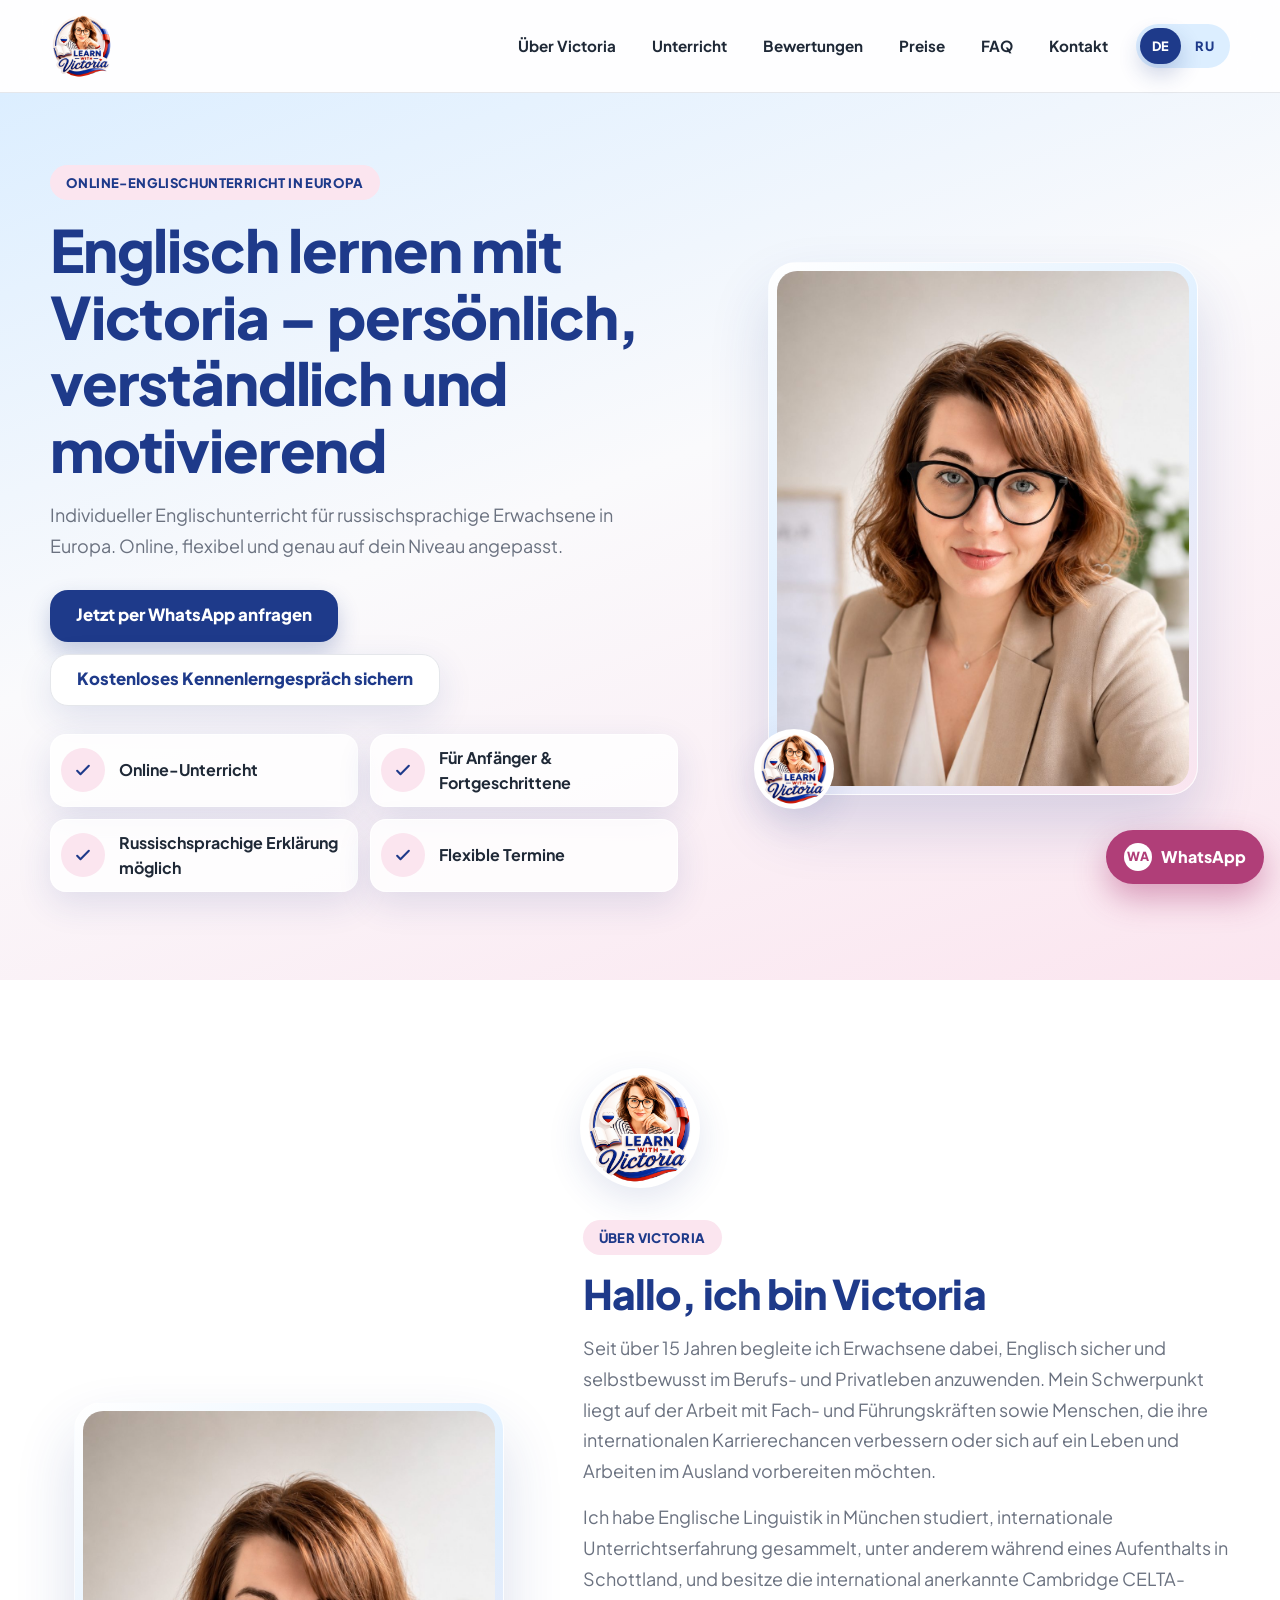
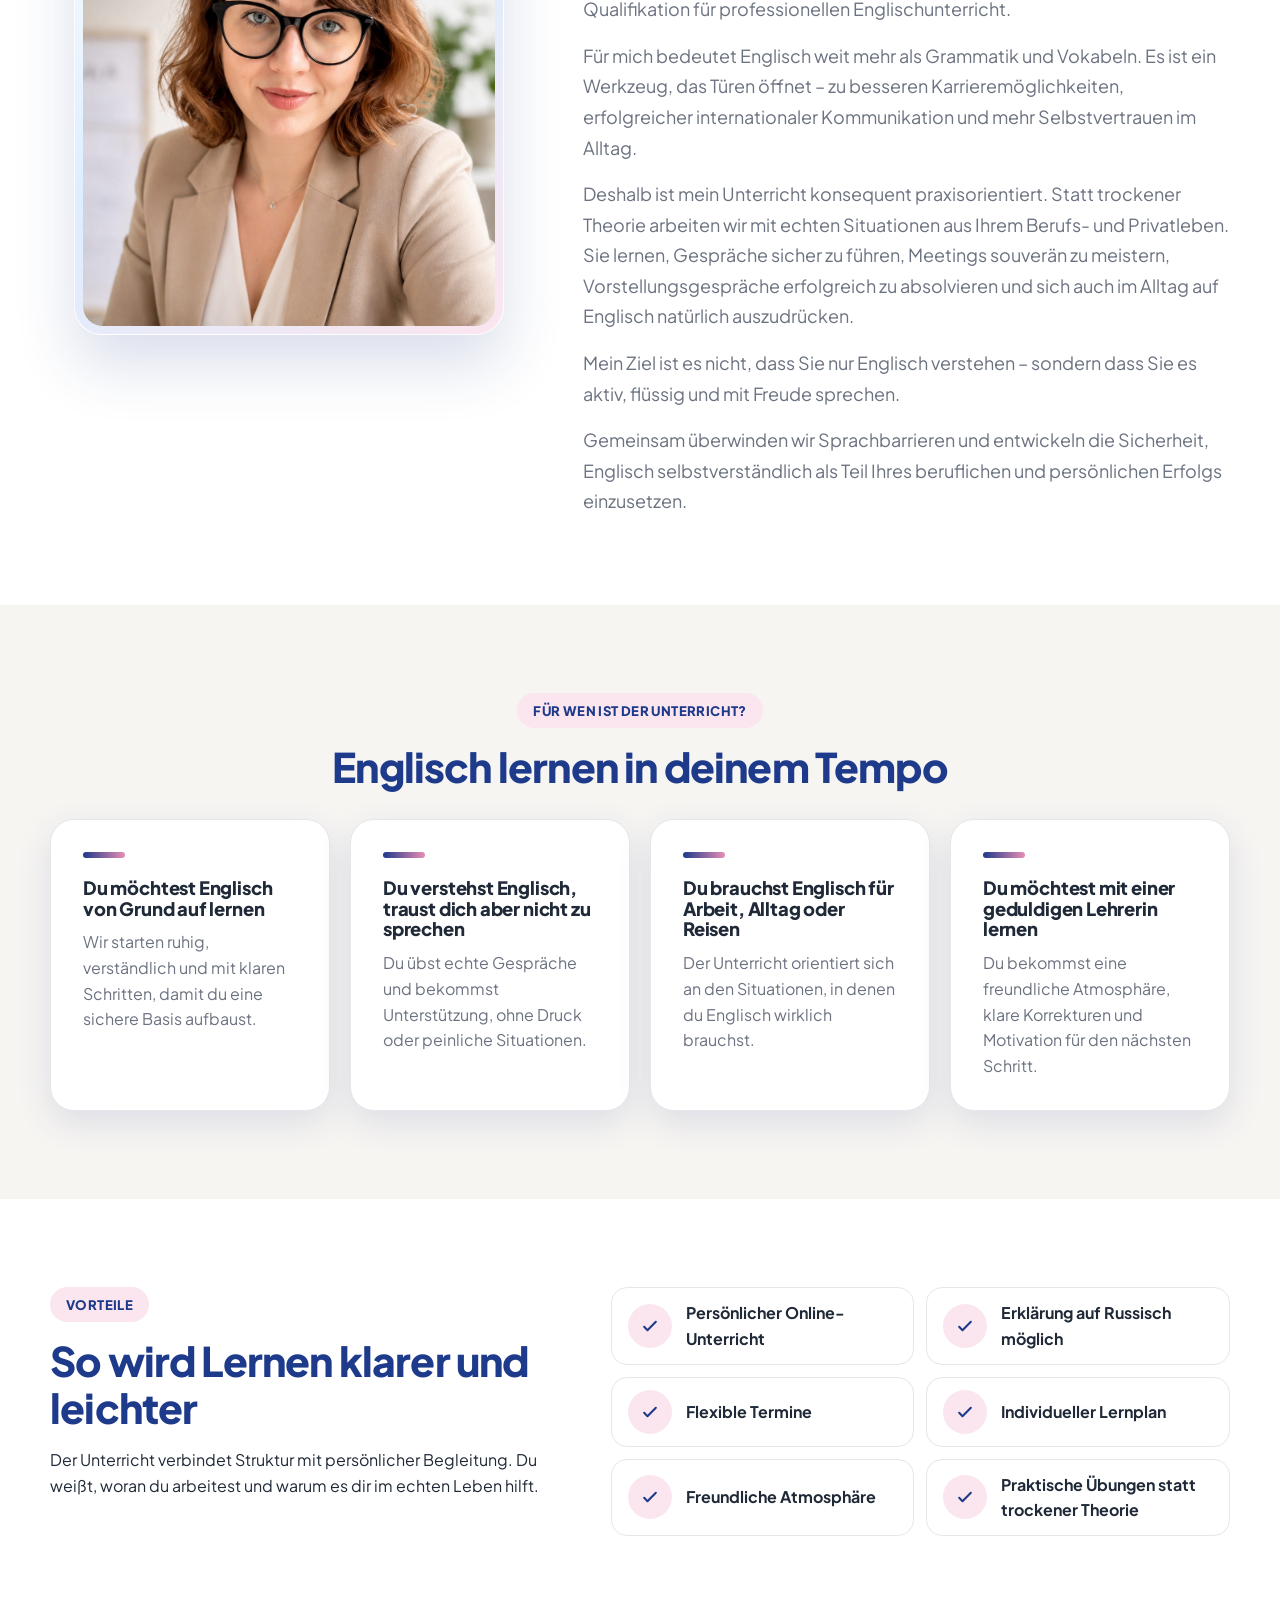
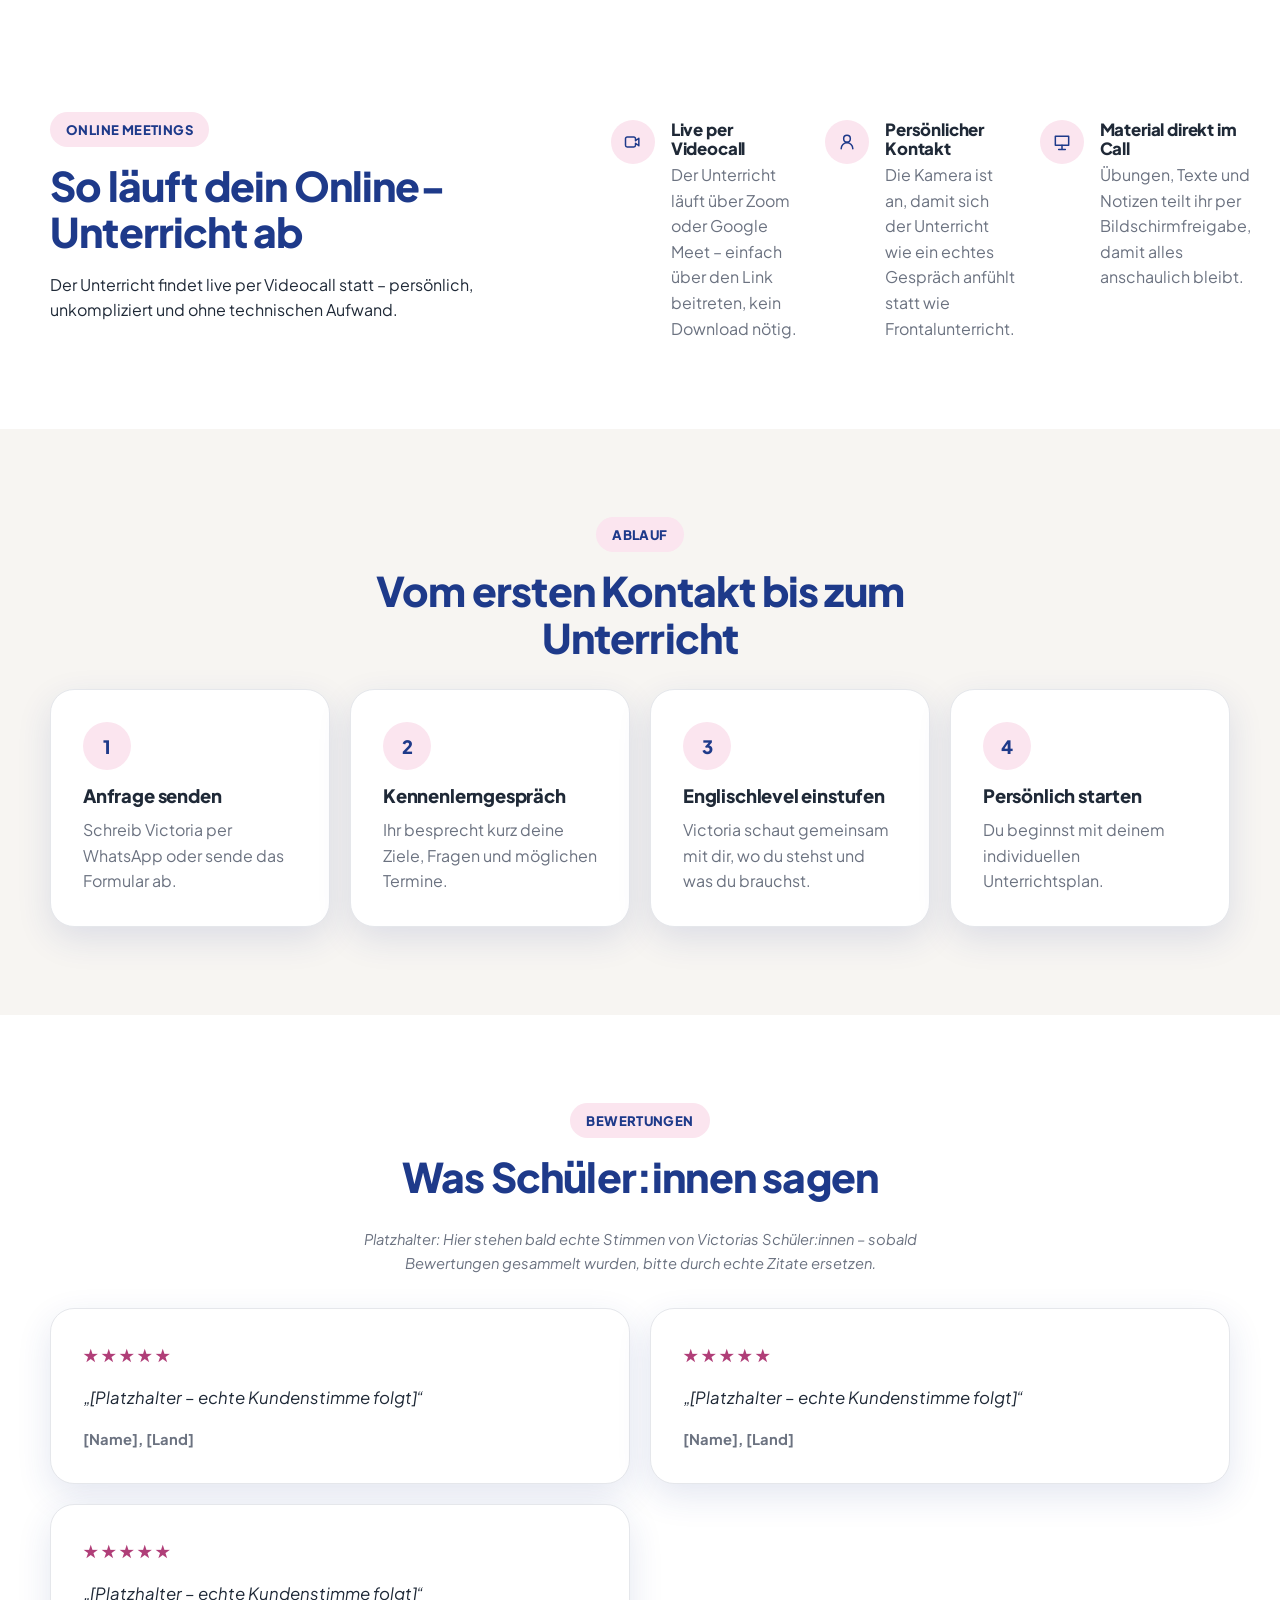
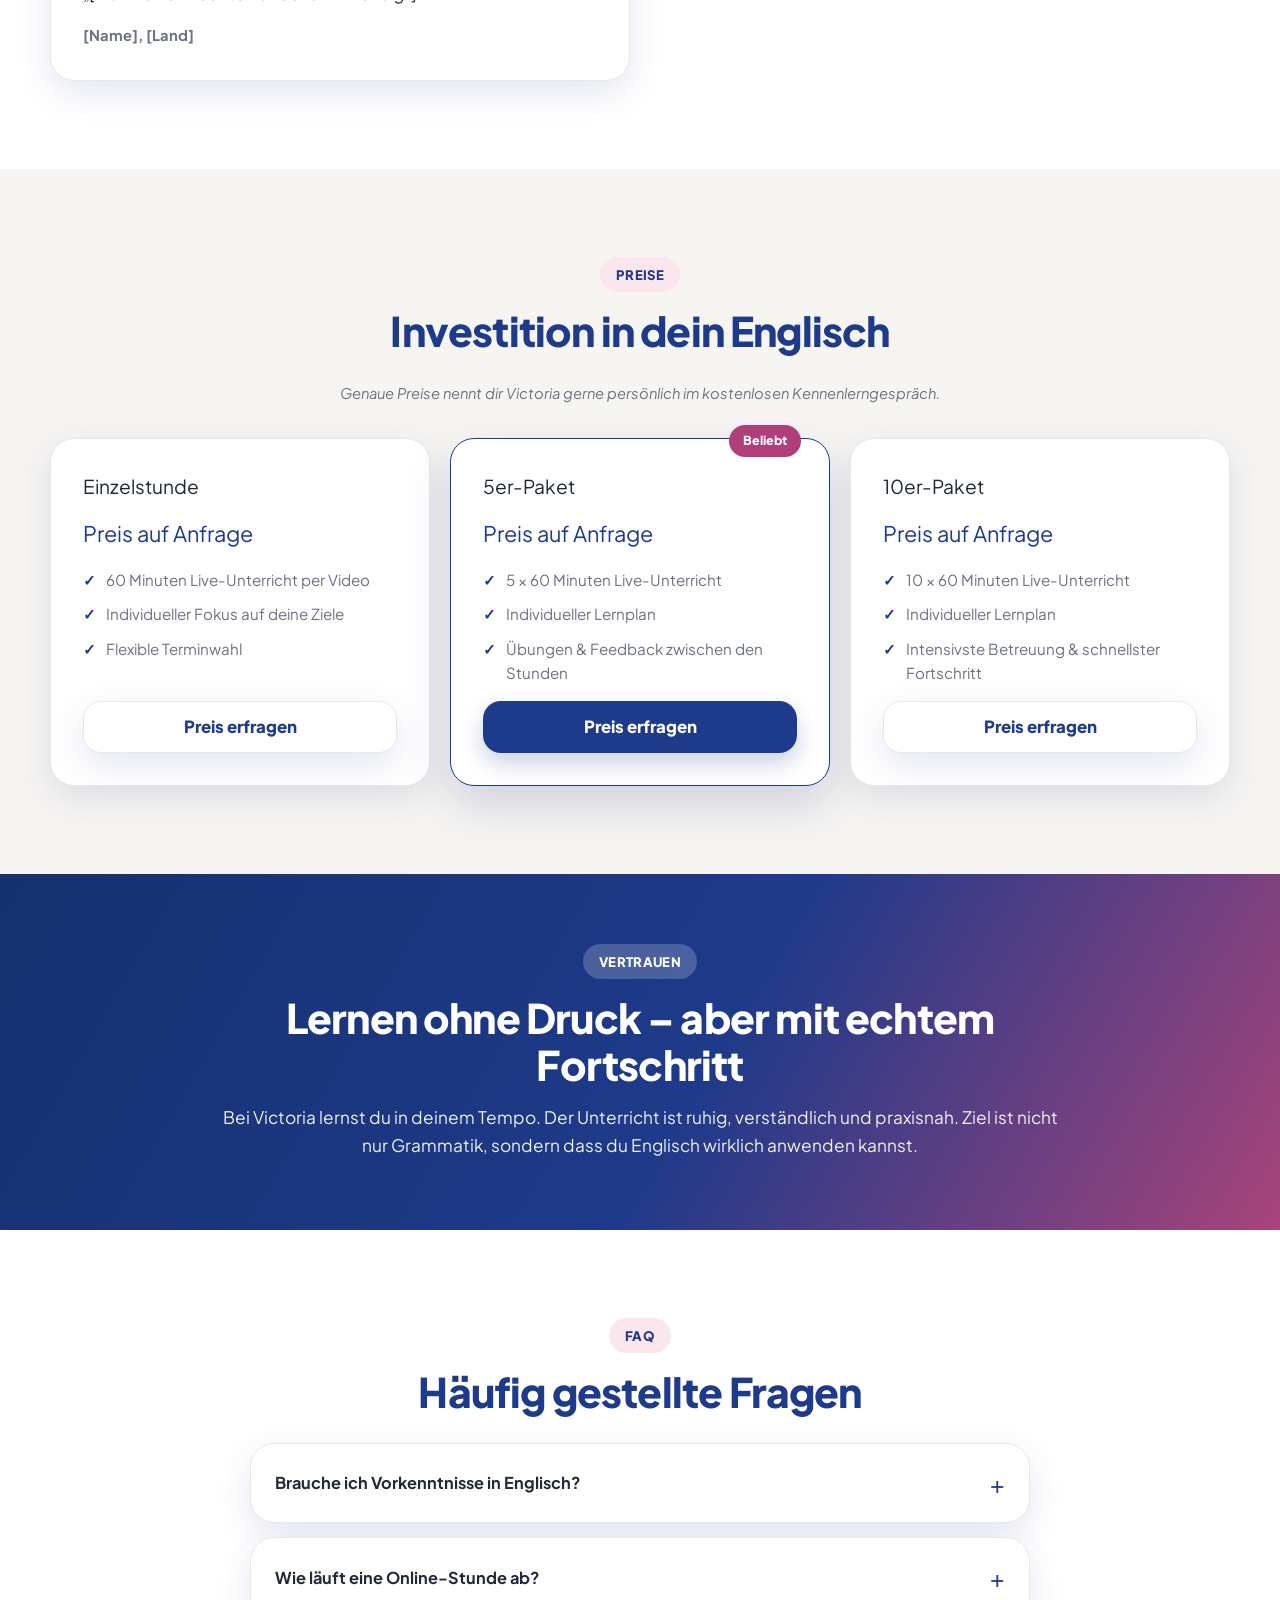
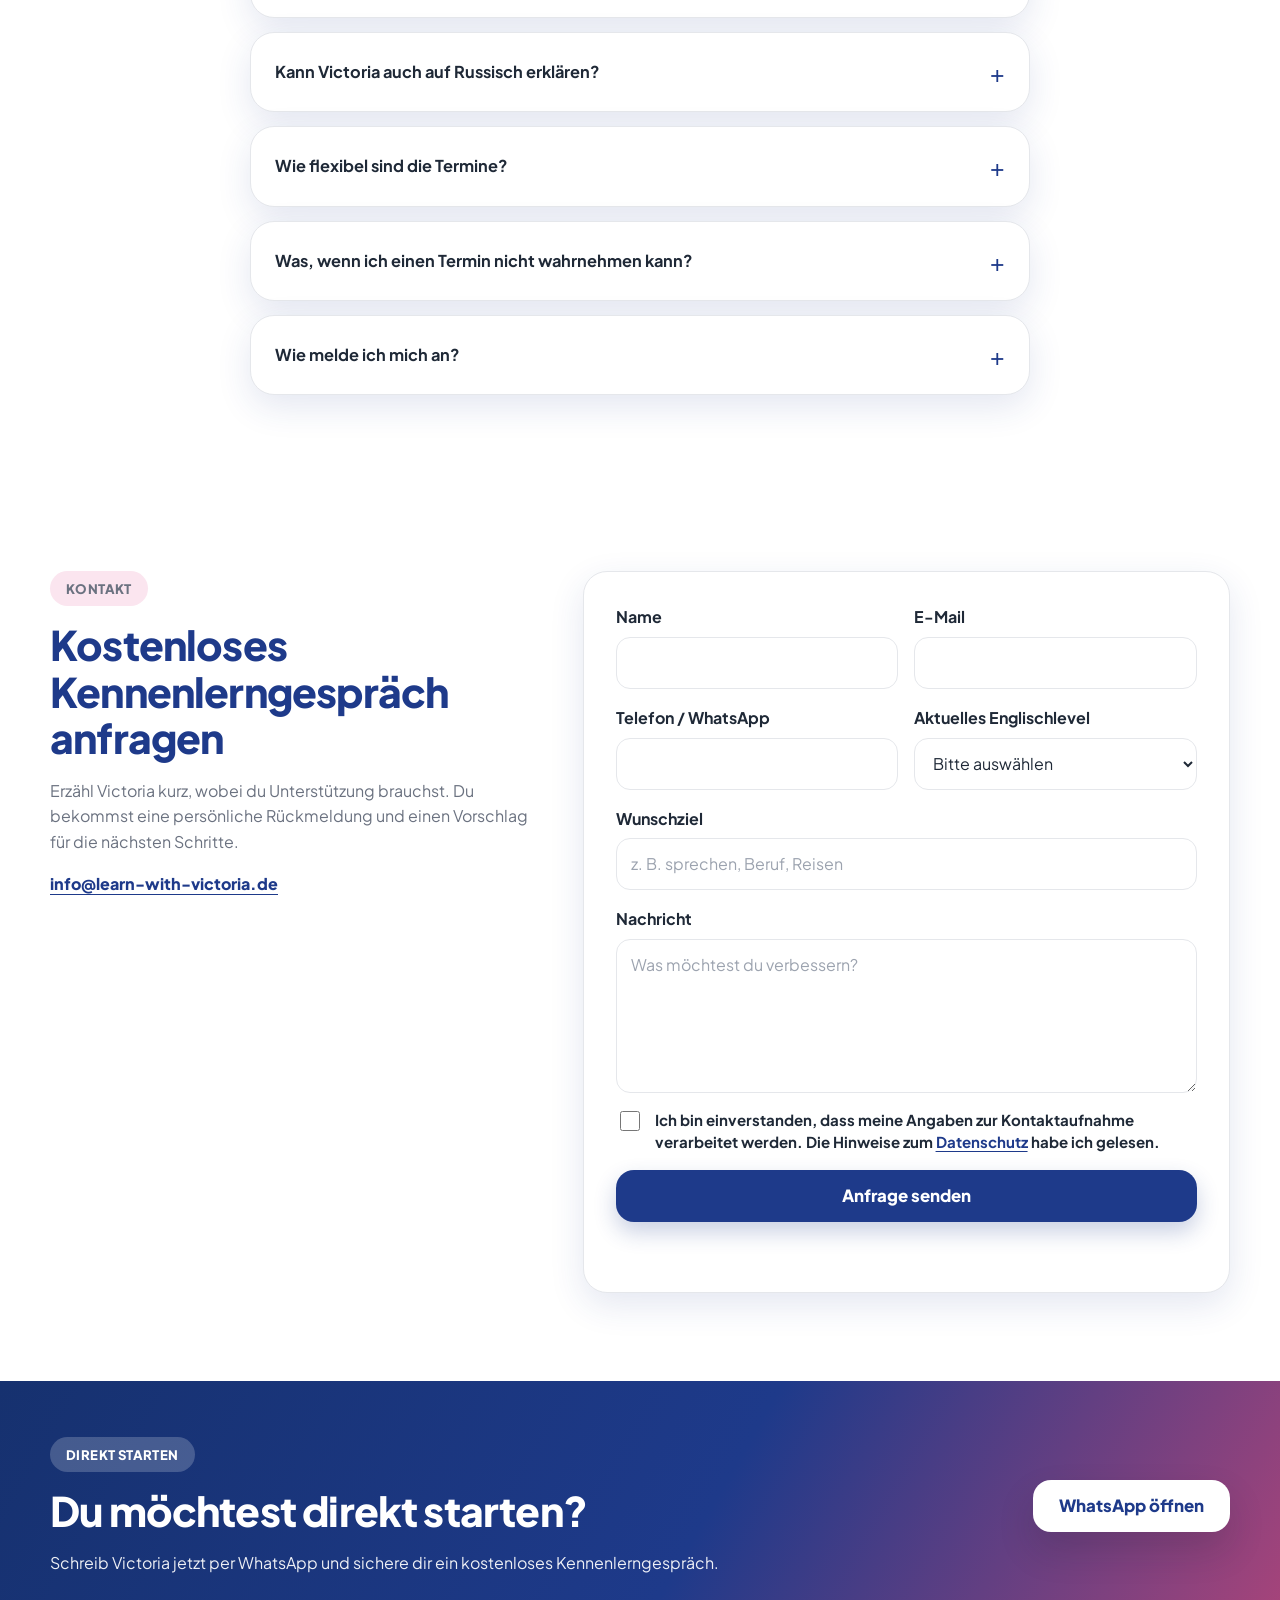
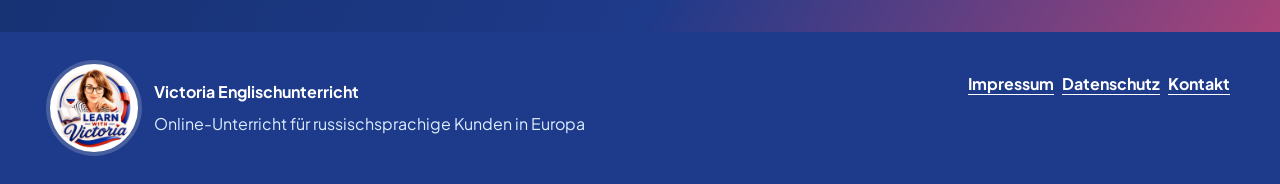
<file: index.html>
<!DOCTYPE html>
<html lang="de">
<head>
  <meta charset="UTF-8">
  <meta name="viewport" content="width=device-width, initial-scale=1.0">
  <title>Englisch lernen mit Victoria | Online-Unterricht für russischsprachige Erwachsene</title>
  <meta name="description" content="Individueller Englischunterricht mit Victoria für russischsprachige Erwachsene in Europa. Online, flexibel und persönlich mit Kennenlerngespräch.">
  <meta name="theme-color" content="#1E3A8A">
  <meta property="og:title" content="Englisch lernen mit Victoria">
  <meta property="og:description" content="Persönlicher Online-Englischunterricht für russischsprachige Erwachsene in Europa.">
  <meta property="og:type" content="website">
  <meta property="og:url" content="https://www.learn-with-victoria.de/">
  <meta property="og:image" content="https://www.learn-with-victoria.de/img/victoria-hero.jpg">
  <link rel="canonical" href="https://www.learn-with-victoria.de/">
  <link rel="alternate" hreflang="de" href="https://www.learn-with-victoria.de/">
  <link rel="alternate" hreflang="ru" href="https://www.learn-with-victoria.de/index-ru.html">
  <link rel="alternate" hreflang="x-default" href="https://www.learn-with-victoria.de/">
  <link rel="preload" as="image" href="img/victoria-hero.jpg">
  <link rel="preconnect" href="https://fonts.googleapis.com">
  <link rel="preconnect" href="https://fonts.gstatic.com" crossorigin>
  <link href="https://fonts.googleapis.com/css2?family=Plus+Jakarta+Sans:wght@400;500;600;700;800&display=swap" rel="stylesheet">
  <link rel="stylesheet" href="css/style.css">
  <script type="application/ld+json">
    {
      "@context": "https://schema.org",
      "@type": "EducationalOrganization",
      "name": "Victoria Englischunterricht",
      "url": "https://www.learn-with-victoria.de/",
      "description": "Online-Englischunterricht für russischsprachige Erwachsene in Europa.",
      "areaServed": "Europe",
      "knowsLanguage": ["Deutsch", "Russisch", "Englisch"],
      "founder": {
        "@type": "Person",
        "name": "Victoria"
      },
      "offers": {
        "@type": "Offer",
        "category": "Online language lessons",
        "availability": "https://schema.org/InStock"
      }
    }
  </script>
</head>
<body class="landing-page">
  <a class="skip-link" href="#kontakt">Zum Kontaktformular springen</a>

  <header class="site-header">
    <div class="container header-inner">
      <a class="site-logo" href="index.html" aria-label="Victoria Englischunterricht Startseite">
        <img src="img/logo-victoria.png" alt="" width="200" height="200" class="site-logo-img">
      </a>
      <div class="header-right">
        <nav class="main-nav" aria-label="Hauptnavigation">
          <ul>
            <li><a href="#ueber-victoria">Über Victoria</a></li>
            <li><a href="#unterricht">Unterricht</a></li>
            <li><a href="#bewertungen">Bewertungen</a></li>
            <li><a href="#preise">Preise</a></li>
            <li><a href="#faq">FAQ</a></li>
            <li><a href="#kontakt">Kontakt</a></li>
          </ul>
        </nav>
        <div class="lang-switch" role="group" aria-label="Sprache wählen">
          <a href="index.html" class="lang-switch-option is-active" aria-current="page" hreflang="de" lang="de">DE</a>
          <a href="index-ru.html" class="lang-switch-option" hreflang="ru" lang="ru">RU</a>
        </div>
      </div>
    </div>
  </header>

  <main>
    <section class="hero-section" aria-labelledby="hero-title">
      <div class="container hero-grid">
        <div class="hero-copy">
          <p class="eyebrow">Online-Englischunterricht in Europa</p>
          <h1 id="hero-title">Englisch lernen mit Victoria – persönlich, verständlich und motivierend</h1>
          <p class="hero-subheadline">Individueller Englischunterricht für russischsprachige Erwachsene in Europa. Online, flexibel und genau auf dein Niveau angepasst.</p>
          <div class="hero-actions" aria-label="Kontaktmöglichkeiten">
            <a class="button button-primary" href="https://wa.me/4917687841204?text=Hallo%20Victoria%2C%20ich%20interessiere%20mich%20f%C3%BCr%20Englischunterricht%20und%20m%C3%B6chte%20gerne%20mehr%20erfahren." target="_blank" rel="noopener noreferrer" data-whatsapp-link>Jetzt per WhatsApp anfragen</a>
            <a class="button button-secondary" href="#kontakt">Kostenloses Kennenlerngespräch sichern</a>
          </div>
          <ul class="hero-highlights" aria-label="Vertrauenselemente">
            <li><span class="icon-badge" aria-hidden="true"><svg viewBox="0 0 24 24" fill="none"><path d="M5 13l4 4L19 7" stroke="currentColor" stroke-width="2.5" stroke-linecap="round" stroke-linejoin="round"/></svg></span>Online-Unterricht</li>
            <li><span class="icon-badge" aria-hidden="true"><svg viewBox="0 0 24 24" fill="none"><path d="M5 13l4 4L19 7" stroke="currentColor" stroke-width="2.5" stroke-linecap="round" stroke-linejoin="round"/></svg></span>Für Anfänger &amp; Fortgeschrittene</li>
            <li><span class="icon-badge" aria-hidden="true"><svg viewBox="0 0 24 24" fill="none"><path d="M5 13l4 4L19 7" stroke="currentColor" stroke-width="2.5" stroke-linecap="round" stroke-linejoin="round"/></svg></span>Russischsprachige Erklärung möglich</li>
            <li><span class="icon-badge" aria-hidden="true"><svg viewBox="0 0 24 24" fill="none"><path d="M5 13l4 4L19 7" stroke="currentColor" stroke-width="2.5" stroke-linecap="round" stroke-linejoin="round"/></svg></span>Flexible Termine</li>
          </ul>
        </div>

        <div class="hero-media-wrap">
          <div class="hero-media" aria-label="Victoria als Englischlehrerin">
            <img src="img/victoria-hero.jpg" width="1023" height="1537" alt="Victoria, Englischlehrerin, in einer hellen Online-Unterrichtssituation" fetchpriority="high">
          </div>
          <img src="img/logo-victoria.png" alt="Learn with Victoria Logo" width="90" height="90" class="hero-media-badge">
        </div>
      </div>
    </section>

    <section class="section section-white" id="ueber-victoria" aria-labelledby="about-title">
      <div class="container">
        <img src="img/logo-victoria.png" alt="Learn with Victoria Logo" width="120" height="120" class="section-logo reveal">
      </div>
      <div class="container about-layout reveal">
        <div class="hero-media" aria-label="Victoria, Englischlehrerin">
          <img src="img/victoria-hero.jpg" width="1023" height="1537" alt="Victoria, Englischlehrerin, in einer hellen Online-Unterrichtssituation" loading="lazy">
        </div>
        <div>
          <div class="section-heading">
            <p class="eyebrow">Über Victoria</p>
            <h2 id="about-title">Hallo, ich bin Victoria</h2>
          </div>
          <div class="text-content">
            <p>Seit über 15 Jahren begleite ich Erwachsene dabei, Englisch sicher und selbstbewusst im Berufs- und Privatleben anzuwenden. Mein Schwerpunkt liegt auf der Arbeit mit Fach- und Führungskräften sowie Menschen, die ihre internationalen Karrierechancen verbessern oder sich auf ein Leben und Arbeiten im Ausland vorbereiten möchten.</p>
            <p>Ich habe Englische Linguistik in München studiert, internationale Unterrichtserfahrung gesammelt, unter anderem während eines Aufenthalts in Schottland, und besitze die international anerkannte Cambridge CELTA-Qualifikation für professionellen Englischunterricht.</p>
            <p>Für mich bedeutet Englisch weit mehr als Grammatik und Vokabeln. Es ist ein Werkzeug, das Türen öffnet – zu besseren Karrieremöglichkeiten, erfolgreicher internationaler Kommunikation und mehr Selbstvertrauen im Alltag.</p>
            <p>Deshalb ist mein Unterricht konsequent praxisorientiert. Statt trockener Theorie arbeiten wir mit echten Situationen aus Ihrem Berufs- und Privatleben. Sie lernen, Gespräche sicher zu führen, Meetings souverän zu meistern, Vorstellungsgespräche erfolgreich zu absolvieren und sich auch im Alltag auf Englisch natürlich auszudrücken.</p>
            <p>Mein Ziel ist es nicht, dass Sie nur Englisch verstehen – sondern dass Sie es aktiv, flüssig und mit Freude sprechen.</p>
            <p>Gemeinsam überwinden wir Sprachbarrieren und entwickeln die Sicherheit, Englisch selbstverständlich als Teil Ihres beruflichen und persönlichen Erfolgs einzusetzen.</p>
          </div>
        </div>
      </div>
    </section>

    <section class="section section-soft" id="unterricht" aria-labelledby="audience-title">
      <div class="container reveal">
        <div class="section-heading centered">
          <p class="eyebrow">Für wen ist der Unterricht?</p>
          <h2 id="audience-title">Englisch lernen in deinem Tempo</h2>
        </div>
        <div class="card-grid four-columns">
          <article class="info-card">
            <span class="card-marker" aria-hidden="true"></span>
            <h3>Du möchtest Englisch von Grund auf lernen</h3>
            <p>Wir starten ruhig, verständlich und mit klaren Schritten, damit du eine sichere Basis aufbaust.</p>
          </article>
          <article class="info-card">
            <span class="card-marker" aria-hidden="true"></span>
            <h3>Du verstehst Englisch, traust dich aber nicht zu sprechen</h3>
            <p>Du übst echte Gespräche und bekommst Unterstützung, ohne Druck oder peinliche Situationen.</p>
          </article>
          <article class="info-card">
            <span class="card-marker" aria-hidden="true"></span>
            <h3>Du brauchst Englisch für Arbeit, Alltag oder Reisen</h3>
            <p>Der Unterricht orientiert sich an den Situationen, in denen du Englisch wirklich brauchst.</p>
          </article>
          <article class="info-card">
            <span class="card-marker" aria-hidden="true"></span>
            <h3>Du möchtest mit einer geduldigen Lehrerin lernen</h3>
            <p>Du bekommst eine freundliche Atmosphäre, klare Korrekturen und Motivation für den nächsten Schritt.</p>
          </article>
        </div>
      </div>
    </section>

    <section class="section section-white" id="vorteile" aria-labelledby="benefits-title">
      <div class="container split-layout reveal">
        <div class="section-heading">
          <p class="eyebrow">Vorteile</p>
          <h2 id="benefits-title">So wird Lernen klarer und leichter</h2>
          <p>Der Unterricht verbindet Struktur mit persönlicher Begleitung. Du weißt, woran du arbeitest und warum es dir im echten Leben hilft.</p>
        </div>
        <ul class="benefits-list">
          <li><span class="icon-badge" aria-hidden="true"><svg viewBox="0 0 24 24" fill="none"><path d="M5 13l4 4L19 7" stroke="currentColor" stroke-width="2.5" stroke-linecap="round" stroke-linejoin="round"/></svg></span>Persönlicher Online-Unterricht</li>
          <li><span class="icon-badge" aria-hidden="true"><svg viewBox="0 0 24 24" fill="none"><path d="M5 13l4 4L19 7" stroke="currentColor" stroke-width="2.5" stroke-linecap="round" stroke-linejoin="round"/></svg></span>Erklärung auf Russisch möglich</li>
          <li><span class="icon-badge" aria-hidden="true"><svg viewBox="0 0 24 24" fill="none"><path d="M5 13l4 4L19 7" stroke="currentColor" stroke-width="2.5" stroke-linecap="round" stroke-linejoin="round"/></svg></span>Flexible Termine</li>
          <li><span class="icon-badge" aria-hidden="true"><svg viewBox="0 0 24 24" fill="none"><path d="M5 13l4 4L19 7" stroke="currentColor" stroke-width="2.5" stroke-linecap="round" stroke-linejoin="round"/></svg></span>Individueller Lernplan</li>
          <li><span class="icon-badge" aria-hidden="true"><svg viewBox="0 0 24 24" fill="none"><path d="M5 13l4 4L19 7" stroke="currentColor" stroke-width="2.5" stroke-linecap="round" stroke-linejoin="round"/></svg></span>Freundliche Atmosphäre</li>
          <li><span class="icon-badge" aria-hidden="true"><svg viewBox="0 0 24 24" fill="none"><path d="M5 13l4 4L19 7" stroke="currentColor" stroke-width="2.5" stroke-linecap="round" stroke-linejoin="round"/></svg></span>Praktische Übungen statt trockener Theorie</li>
        </ul>
      </div>
    </section>

    <section class="section section-white" id="online-meetings" aria-labelledby="meetings-title">
      <div class="container split-layout reveal">
        <div class="section-heading">
          <p class="eyebrow">Online Meetings</p>
          <h2 id="meetings-title">So läuft dein Online-Unterricht ab</h2>
          <p>Der Unterricht findet live per Videocall statt – persönlich, unkompliziert und ohne technischen Aufwand.</p>
        </div>
        <div class="feature-row">
          <div class="feature">
            <span class="icon-badge" aria-hidden="true">
              <svg viewBox="0 0 24 24" fill="none"><path d="M15 10.5V8a2 2 0 0 0-2-2H5a2 2 0 0 0-2 2v8a2 2 0 0 0 2 2h8a2 2 0 0 0 2-2v-2.5l4 3v-9l-4 3Z" stroke="currentColor" stroke-width="1.8" stroke-linecap="round" stroke-linejoin="round"/></svg>
            </span>
            <div>
              <h3>Live per Videocall</h3>
              <p>Der Unterricht läuft über Zoom oder Google Meet – einfach über den Link beitreten, kein Download nötig.</p>
            </div>
          </div>
          <div class="feature">
            <span class="icon-badge" aria-hidden="true">
              <svg viewBox="0 0 24 24" fill="none"><path d="M12 12a4 4 0 1 0 0-8 4 4 0 0 0 0 8Zm-7 8a7 7 0 0 1 14 0" stroke="currentColor" stroke-width="1.8" stroke-linecap="round" stroke-linejoin="round"/></svg>
            </span>
            <div>
              <h3>Persönlicher Kontakt</h3>
              <p>Die Kamera ist an, damit sich der Unterricht wie ein echtes Gespräch anfühlt statt wie Frontalunterricht.</p>
            </div>
          </div>
          <div class="feature">
            <span class="icon-badge" aria-hidden="true">
              <svg viewBox="0 0 24 24" fill="none"><path d="M4 5h16v11H4z" stroke="currentColor" stroke-width="1.8" stroke-linecap="round" stroke-linejoin="round"/><path d="M8 21h8M12 16v5" stroke="currentColor" stroke-width="1.8" stroke-linecap="round" stroke-linejoin="round"/></svg>
            </span>
            <div>
              <h3>Material direkt im Call</h3>
              <p>Übungen, Texte und Notizen teilt ihr per Bildschirmfreigabe, damit alles anschaulich bleibt.</p>
            </div>
          </div>
        </div>
      </div>
    </section>

    <section class="section section-soft" id="ablauf" aria-labelledby="process-title">
      <div class="container reveal">
        <div class="section-heading centered">
          <p class="eyebrow">Ablauf</p>
          <h2 id="process-title">Vom ersten Kontakt bis zum Unterricht</h2>
        </div>
        <div class="steps-grid">
          <article class="step-card">
            <span aria-hidden="true">1</span>
            <h3>Anfrage senden</h3>
            <p>Schreib Victoria per WhatsApp oder sende das Formular ab.</p>
          </article>
          <article class="step-card">
            <span aria-hidden="true">2</span>
            <h3>Kennenlerngespräch</h3>
            <p>Ihr besprecht kurz deine Ziele, Fragen und möglichen Termine.</p>
          </article>
          <article class="step-card">
            <span aria-hidden="true">3</span>
            <h3>Englischlevel einstufen</h3>
            <p>Victoria schaut gemeinsam mit dir, wo du stehst und was du brauchst.</p>
          </article>
          <article class="step-card">
            <span aria-hidden="true">4</span>
            <h3>Persönlich starten</h3>
            <p>Du beginnst mit deinem individuellen Unterrichtsplan.</p>
          </article>
        </div>
      </div>
    </section>

    <section class="section section-white" id="bewertungen" aria-labelledby="reviews-title">
      <div class="container reveal">
        <div class="section-heading centered">
          <p class="eyebrow">Bewertungen</p>
          <h2 id="reviews-title">Was Schüler:innen sagen</h2>
        </div>
        <p class="section-note">Platzhalter: Hier stehen bald echte Stimmen von Victorias Schüler:innen – sobald Bewertungen gesammelt wurden, bitte durch echte Zitate ersetzen.</p>
        <div class="testimonial-grid">
          <article class="testimonial-card">
            <div class="testimonial-stars" aria-hidden="true">★★★★★</div>
            <p class="testimonial-quote">„[Platzhalter – echte Kundenstimme folgt]“</p>
            <p class="testimonial-author">[Name], [Land]</p>
          </article>
          <article class="testimonial-card">
            <div class="testimonial-stars" aria-hidden="true">★★★★★</div>
            <p class="testimonial-quote">„[Platzhalter – echte Kundenstimme folgt]“</p>
            <p class="testimonial-author">[Name], [Land]</p>
          </article>
          <article class="testimonial-card">
            <div class="testimonial-stars" aria-hidden="true">★★★★★</div>
            <p class="testimonial-quote">„[Platzhalter – echte Kundenstimme folgt]“</p>
            <p class="testimonial-author">[Name], [Land]</p>
          </article>
        </div>
      </div>
    </section>

    <section class="section section-soft" id="preise" aria-labelledby="pricing-title">
      <div class="container reveal">
        <div class="section-heading centered">
          <p class="eyebrow">Preise</p>
          <h2 id="pricing-title">Investition in dein Englisch</h2>
        </div>
        <p class="section-note">Genaue Preise nennt dir Victoria gerne persönlich im kostenlosen Kennenlerngespräch.</p>
        <div class="pricing-grid">
          <article class="pricing-card">
            <p class="pricing-name">Einzelstunde</p>
            <p class="pricing-price">Preis auf Anfrage</p>
            <ul class="pricing-features">
              <li>60 Minuten Live-Unterricht per Video</li>
              <li>Individueller Fokus auf deine Ziele</li>
              <li>Flexible Terminwahl</li>
            </ul>
            <a class="button button-secondary" href="https://wa.me/4917687841204?text=Hallo%20Victoria%2C%20ich%20h%C3%A4tte%20gerne%20Infos%20zu%20den%20Preisen%20f%C3%BCr%20eine%20Einzelstunde." target="_blank" rel="noopener noreferrer" data-whatsapp-link>Preis erfragen</a>
          </article>
          <article class="pricing-card featured">
            <span class="pricing-badge">Beliebt</span>
            <p class="pricing-name">5er-Paket</p>
            <p class="pricing-price">Preis auf Anfrage</p>
            <ul class="pricing-features">
              <li>5 × 60 Minuten Live-Unterricht</li>
              <li>Individueller Lernplan</li>
              <li>Übungen &amp; Feedback zwischen den Stunden</li>
            </ul>
            <a class="button button-primary" href="https://wa.me/4917687841204?text=Hallo%20Victoria%2C%20ich%20h%C3%A4tte%20gerne%20Infos%20zu%20den%20Preisen%20f%C3%BCr%20das%205er-Paket." target="_blank" rel="noopener noreferrer" data-whatsapp-link>Preis erfragen</a>
          </article>
          <article class="pricing-card">
            <p class="pricing-name">10er-Paket</p>
            <p class="pricing-price">Preis auf Anfrage</p>
            <ul class="pricing-features">
              <li>10 × 60 Minuten Live-Unterricht</li>
              <li>Individueller Lernplan</li>
              <li>Intensivste Betreuung &amp; schnellster Fortschritt</li>
            </ul>
            <a class="button button-secondary" href="https://wa.me/4917687841204?text=Hallo%20Victoria%2C%20ich%20h%C3%A4tte%20gerne%20Infos%20zu%20den%20Preisen%20f%C3%BCr%20das%2010er-Paket." target="_blank" rel="noopener noreferrer" data-whatsapp-link>Preis erfragen</a>
          </article>
        </div>
      </div>
    </section>

    <section class="trust-band" aria-labelledby="trust-title">
      <div class="container trust-content reveal">
        <p class="eyebrow">Vertrauen</p>
        <h2 id="trust-title">Lernen ohne Druck – aber mit echtem Fortschritt</h2>
        <p>Bei Victoria lernst du in deinem Tempo. Der Unterricht ist ruhig, verständlich und praxisnah. Ziel ist nicht nur Grammatik, sondern dass du Englisch wirklich anwenden kannst.</p>
      </div>
    </section>

    <section class="section section-white" id="faq" aria-labelledby="faq-title">
      <div class="container reveal">
        <div class="section-heading centered">
          <p class="eyebrow">FAQ</p>
          <h2 id="faq-title">Häufig gestellte Fragen</h2>
        </div>
        <div class="faq-list">
          <details class="faq-item">
            <summary>Brauche ich Vorkenntnisse in Englisch?</summary>
            <p>Nein. Der Unterricht wird an dein aktuelles Niveau angepasst – vom absoluten Anfang bis fortgeschritten.</p>
          </details>
          <details class="faq-item">
            <summary>Wie läuft eine Online-Stunde ab?</summary>
            <p>Ihr trefft euch live per Videocall. Nach einer kurzen Einstufung arbeitet ihr an den Themen, die für dich gerade am wichtigsten sind.</p>
          </details>
          <details class="faq-item">
            <summary>Kann Victoria auch auf Russisch erklären?</summary>
            <p>Ja, bei Bedarf erklärt sie schwierige Punkte auf Russisch, damit nichts unklar bleibt.</p>
          </details>
          <details class="faq-item">
            <summary>Wie flexibel sind die Termine?</summary>
            <p>Termine werden individuell mit dir abgestimmt, damit der Unterricht in deinen Alltag passt.</p>
          </details>
          <details class="faq-item">
            <summary>Was, wenn ich einen Termin nicht wahrnehmen kann?</summary>
            <p>Sag einfach rechtzeitig Bescheid, dann findet ihr gemeinsam einen neuen Termin.</p>
          </details>
          <details class="faq-item">
            <summary>Wie melde ich mich an?</summary>
            <p>Schreib Victoria per WhatsApp oder über das Kontaktformular – danach vereinbart ihr ein kostenloses Kennenlerngespräch.</p>
          </details>
        </div>
      </div>
    </section>

    <section class="section section-white" id="kontakt" aria-labelledby="contact-title">
      <div class="container contact-layout reveal">
        <div class="contact-intro">
          <p class="eyebrow">Kontakt</p>
          <h2 id="contact-title">Kostenloses Kennenlerngespräch anfragen</h2>
          <p>Erzähl Victoria kurz, wobei du Unterstützung brauchst. Du bekommst eine persönliche Rückmeldung und einen Vorschlag für die nächsten Schritte.</p>
          <a class="text-link" href="mailto:info@learn-with-victoria.de">info@learn-with-victoria.de</a>
        </div>

        <form class="contact-form" action="mailto:info@learn-with-victoria.de" method="post" enctype="text/plain" data-contact-form>
          <div class="form-row">
            <label for="name">Name</label>
            <input type="text" id="name" name="Name" autocomplete="name" required>
          </div>
          <div class="form-row">
            <label for="email">E-Mail</label>
            <input type="email" id="email" name="E-Mail" autocomplete="email" required>
          </div>
          <div class="form-row">
            <label for="phone">Telefon / WhatsApp</label>
            <input type="tel" id="phone" name="Telefon / WhatsApp" autocomplete="tel">
          </div>
          <div class="form-row">
            <label for="level">Aktuelles Englischlevel</label>
            <select id="level" name="Aktuelles Englischlevel" required>
              <option value="">Bitte auswählen</option>
              <option value="Anfänger">Anfänger</option>
              <option value="A1 / A2">A1 / A2</option>
              <option value="B1 / B2">B1 / B2</option>
              <option value="Fortgeschritten">Fortgeschritten</option>
              <option value="Unsicher">Ich bin unsicher</option>
            </select>
          </div>
          <div class="form-row">
            <label for="goal">Wunschziel</label>
            <input type="text" id="goal" name="Wunschziel" placeholder="z. B. sprechen, Beruf, Reisen" required>
          </div>
          <div class="form-row">
            <label for="message">Nachricht</label>
            <textarea id="message" name="Nachricht" rows="5" placeholder="Was möchtest du verbessern?"></textarea>
          </div>
          <label class="privacy-check">
            <input type="checkbox" name="Datenschutz akzeptiert" value="Ja" required>
            <span>Ich bin einverstanden, dass meine Angaben zur Kontaktaufnahme verarbeitet werden. Die Hinweise zum <a href="https://function-concept.com/datenschutz" target="_blank" rel="noopener noreferrer">Datenschutz</a> habe ich gelesen.</span>
          </label>
          <button class="button button-primary form-button" type="submit">Anfrage senden</button>
          <p class="form-status" role="status" aria-live="polite" data-form-status></p>
        </form>
      </div>
    </section>

    <section class="whatsapp-cta" aria-labelledby="whatsapp-title">
      <div class="container cta-content reveal">
        <div>
          <p class="eyebrow">Direkt starten</p>
          <h2 id="whatsapp-title">Du möchtest direkt starten?</h2>
          <p>Schreib Victoria jetzt per WhatsApp und sichere dir ein kostenloses Kennenlerngespräch.</p>
        </div>
        <a class="button button-light" href="https://wa.me/4917687841204?text=Hallo%20Victoria%2C%20ich%20m%C3%B6chte%20ein%20kostenloses%20Kennenlerngespr%C3%A4ch%20f%C3%BCr%20Englischunterricht%20vereinbaren." target="_blank" rel="noopener noreferrer" data-whatsapp-link>WhatsApp öffnen</a>
      </div>
    </section>
  </main>

  <footer class="site-footer">
    <div class="container footer-inner">
      <div class="footer-brand">
        <img src="img/logo-victoria.png" alt="Learn with Victoria Logo" width="120" height="120" class="footer-logo-img">
        <div>
          <strong>Victoria Englischunterricht</strong>
          <p>Online-Unterricht für russischsprachige Kunden in Europa</p>
        </div>
      </div>
      <nav aria-label="Footer-Navigation">
        <ul>
          <li><a href="https://function-concept.com/impressum" target="_blank" rel="noopener noreferrer">Impressum</a></li>
          <li><a href="https://function-concept.com/datenschutz" target="_blank" rel="noopener noreferrer">Datenschutz</a></li>
          <li><a href="#kontakt">Kontakt</a></li>
        </ul>
      </nav>
    </div>
  </footer>

  <a class="sticky-whatsapp" href="https://wa.me/4917687841204?text=Hallo%20Victoria%2C%20ich%20interessiere%20mich%20f%C3%BCr%20Englischunterricht." target="_blank" rel="noopener noreferrer" aria-label="Victoria per WhatsApp kontaktieren" data-whatsapp-link>
    <span aria-hidden="true">WA</span>
    WhatsApp
  </a>

  <script src="js/script.js"></script>
</body>
</html>
</file>
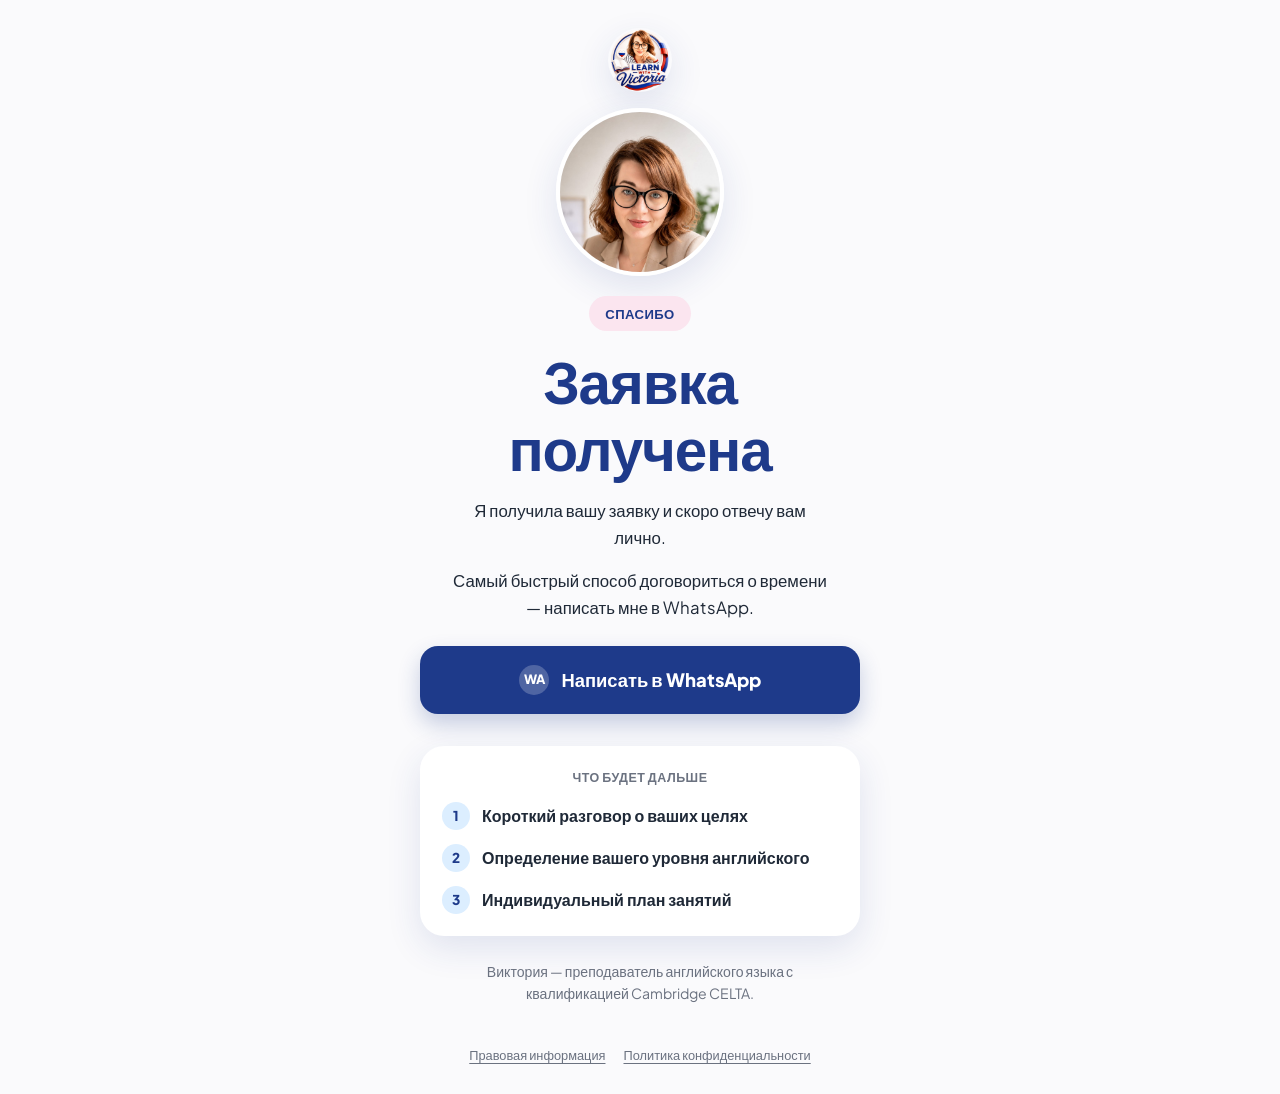
<file: facebook-lead-ad-danke.html>
<!DOCTYPE html>
<html lang="ru">
<head>
  <meta charset="UTF-8">
  <meta name="viewport" content="width=device-width, initial-scale=1.0">
  <title>Спасибо! Заявка получена — Learn with Victoria</title>
  <meta name="description" content="Спасибо за заявку. Виктория свяжется с вами в ближайшее время — или напишите ей в WhatsApp прямо сейчас.">
  <meta name="robots" content="noindex, nofollow">
  <meta name="theme-color" content="#1E3A8A">
  <link rel="preload" as="image" href="img/victoria-hero.jpg">
  <link rel="preconnect" href="https://fonts.googleapis.com">
  <link rel="preconnect" href="https://fonts.gstatic.com" crossorigin>
  <link href="https://fonts.googleapis.com/css2?family=Plus+Jakarta+Sans:wght@400;500;600;700;800&display=swap" rel="stylesheet">
  <link rel="stylesheet" href="css/style.css">
</head>
<body class="landing-page thankyou-page">
  <main class="thankyou-main">
    <div class="container thankyou-container">
      <a class="thankyou-logo" href="index-ru.html" aria-label="Learn with Victoria — на главную">
        <img src="img/logo-victoria.png" alt="" width="64" height="64">
      </a>

      <div class="thankyou-avatar">
        <img src="img/victoria-hero.jpg" width="220" height="220" alt="Виктория, преподаватель английского языка" fetchpriority="high">
      </div>

      <p class="eyebrow">Спасибо</p>
      <h1>Заявка получена</h1>
      <p class="thankyou-text">Я получила вашу заявку и скоро отвечу вам лично.</p>
      <p class="thankyou-text">Самый быстрый способ договориться о времени — написать мне в WhatsApp.</p>

      <a class="button button-primary button-huge" href="https://wa.me/4917687841204?text=%D0%97%D0%B4%D1%80%D0%B0%D0%B2%D1%81%D1%82%D0%B2%D1%83%D0%B9%D1%82%D0%B5%2C%20%D0%92%D0%B8%D0%BA%D1%82%D0%BE%D1%80%D0%B8%D1%8F!%20%D0%AF%20%D0%BE%D1%81%D1%82%D0%B0%D0%B2%D0%B8%D0%BB(%D0%B0)%20%D0%B7%D0%B0%D1%8F%D0%B2%D0%BA%D1%83%20%D1%87%D0%B5%D1%80%D0%B5%D0%B7%20Facebook%20%D0%B8%20%D1%85%D0%BE%D1%87%D1%83%20%D0%B4%D0%BE%D0%B3%D0%BE%D0%B2%D0%BE%D1%80%D0%B8%D1%82%D1%8C%D1%81%D1%8F%20%D0%BE%20%D0%B1%D0%B5%D1%81%D0%BF%D0%BB%D0%B0%D1%82%D0%BD%D0%BE%D0%B9%20%D0%B2%D1%81%D1%82%D1%80%D0%B5%D1%87%D0%B5." target="_blank" rel="noopener noreferrer" aria-label="Написать Виктории в WhatsApp">
        <span class="thankyou-cta-icon" aria-hidden="true">WA</span>
        Написать в WhatsApp
      </a>

      <div class="thankyou-steps">
        <p class="thankyou-steps-title">Что будет дальше</p>
        <ul>
          <li><span aria-hidden="true">1</span>Короткий разговор о ваших целях</li>
          <li><span aria-hidden="true">2</span>Определение вашего уровня английского</li>
          <li><span aria-hidden="true">3</span>Индивидуальный план занятий</li>
        </ul>
      </div>

      <p class="thankyou-credential">Виктория — преподаватель английского языка с квалификацией Cambridge CELTA.</p>
    </div>
  </main>

  <footer class="thankyou-footer">
    <nav aria-label="Правовая информация">
      <ul>
        <li><a href="https://function-concept.com/impressum" target="_blank" rel="noopener noreferrer">Правовая информация</a></li>
        <li><a href="https://function-concept.com/datenschutz" target="_blank" rel="noopener noreferrer">Политика конфиденциальности</a></li>
      </ul>
    </nav>
  </footer>
</body>
</html>
</file>
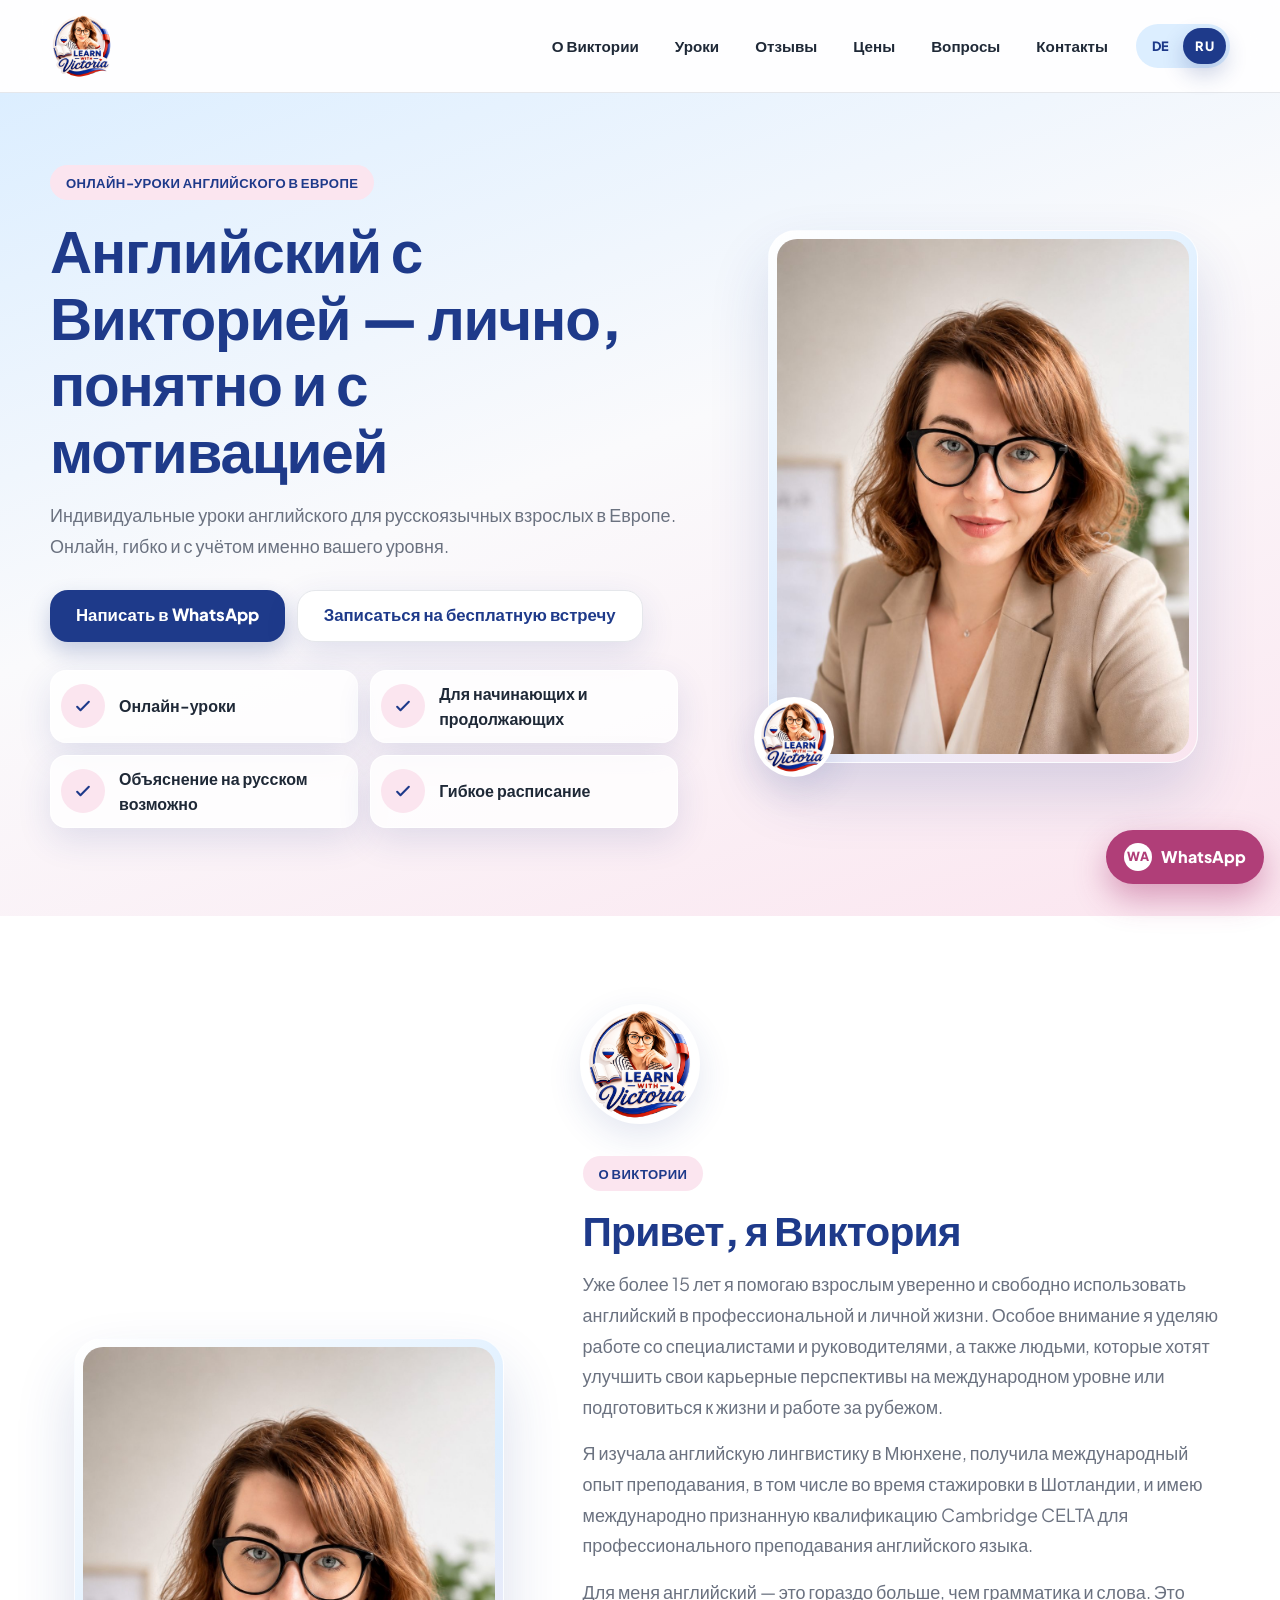
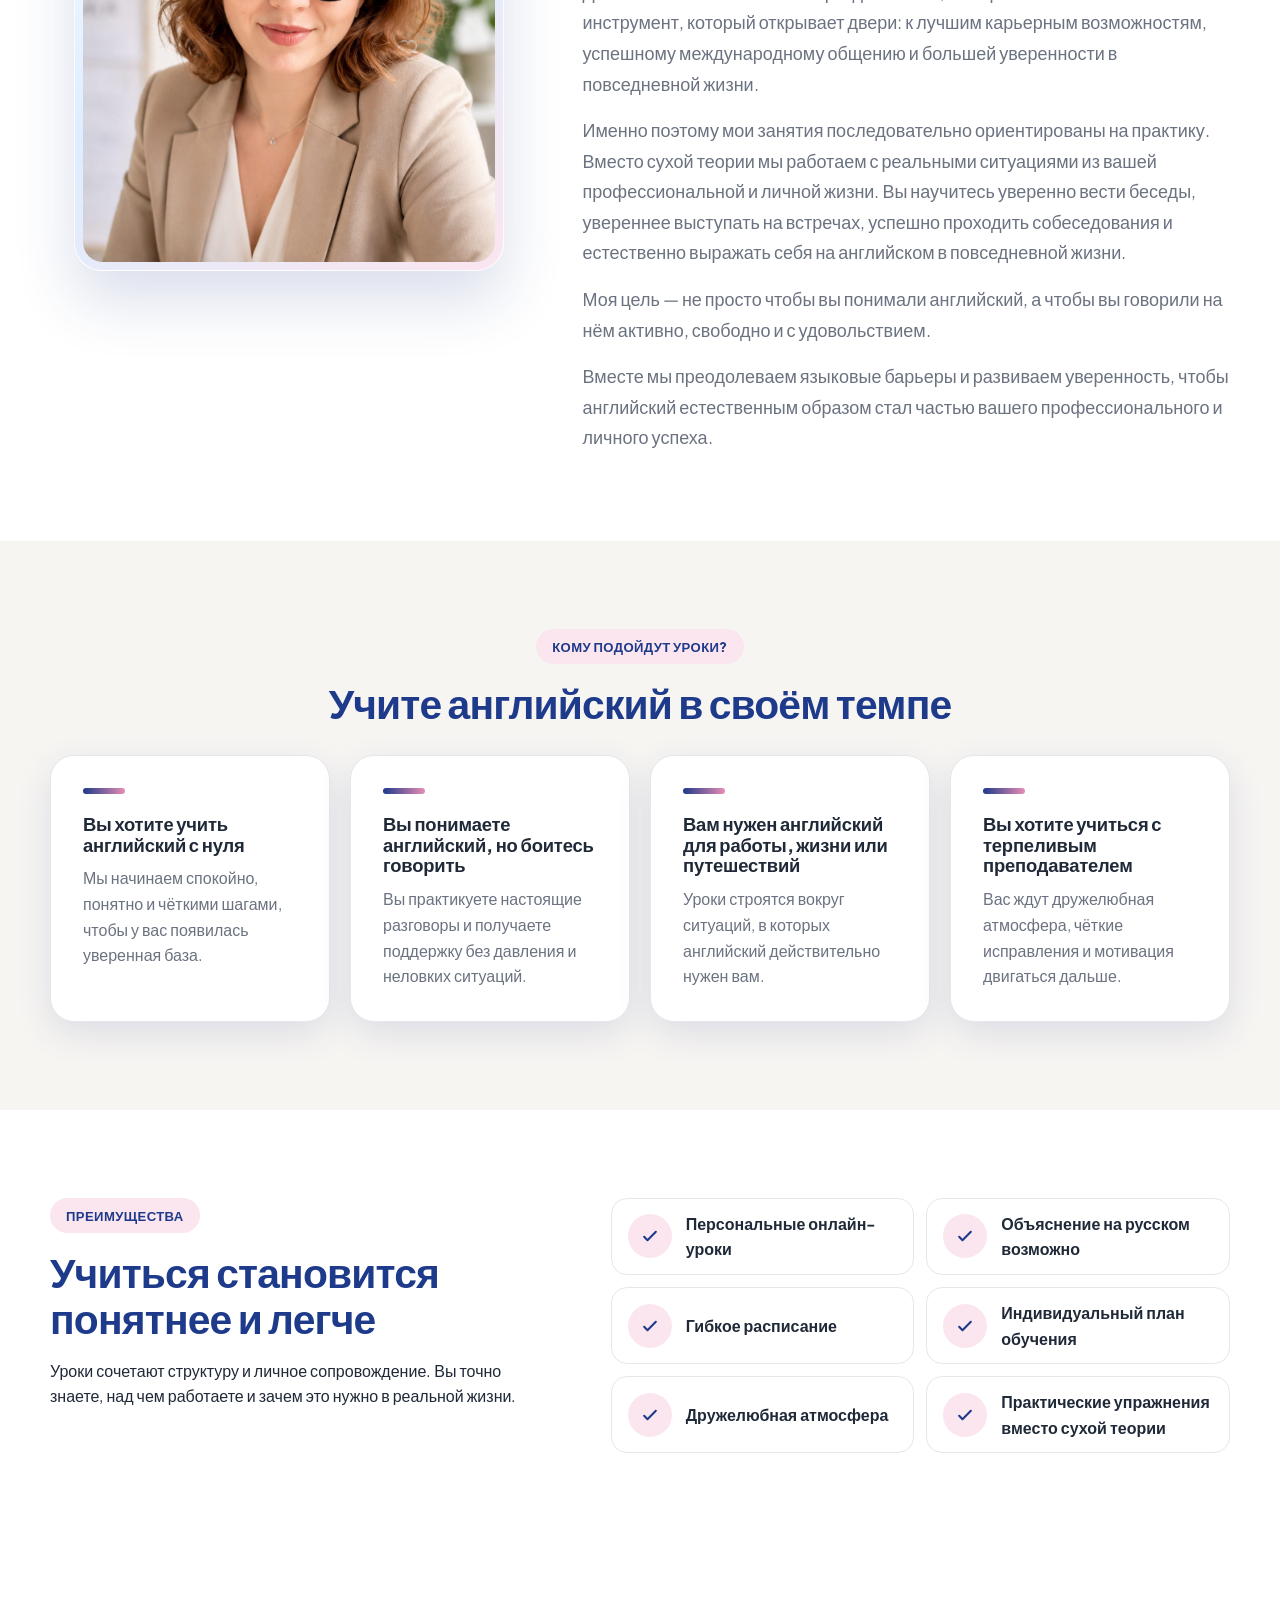
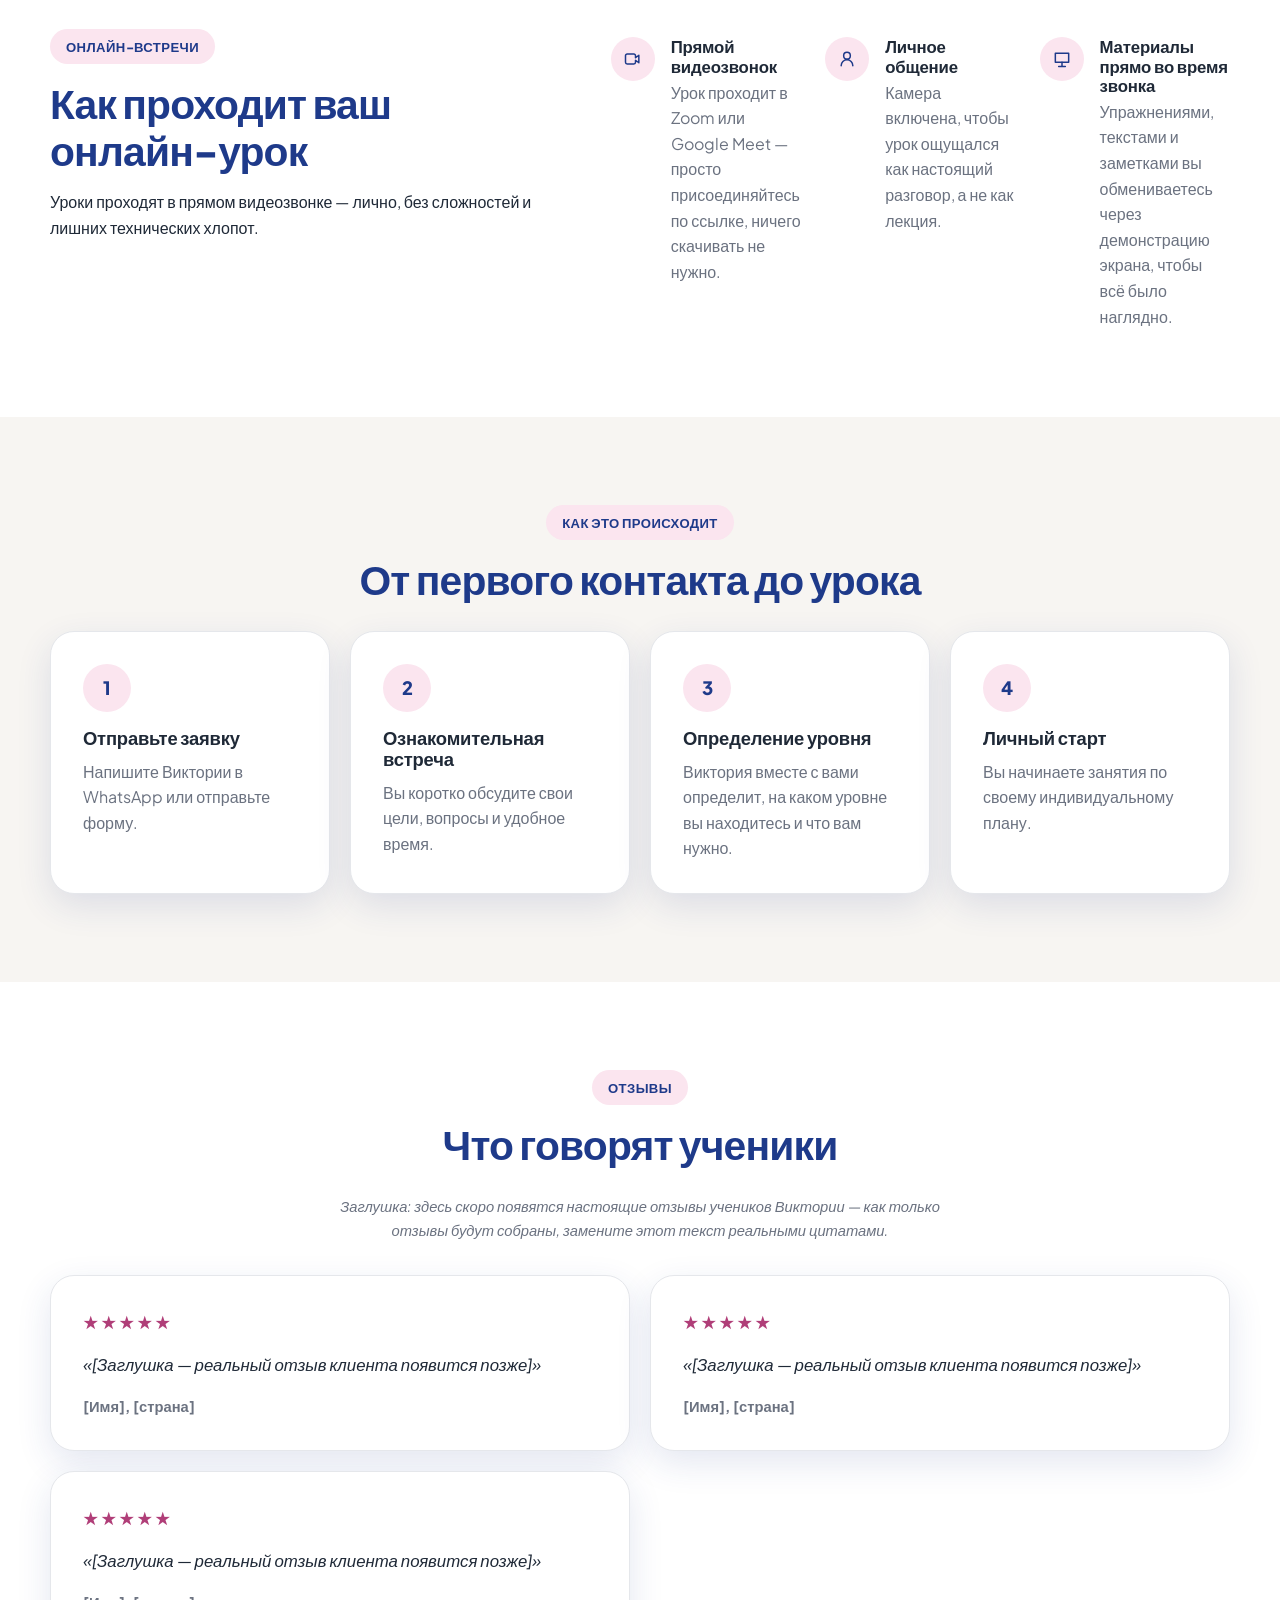
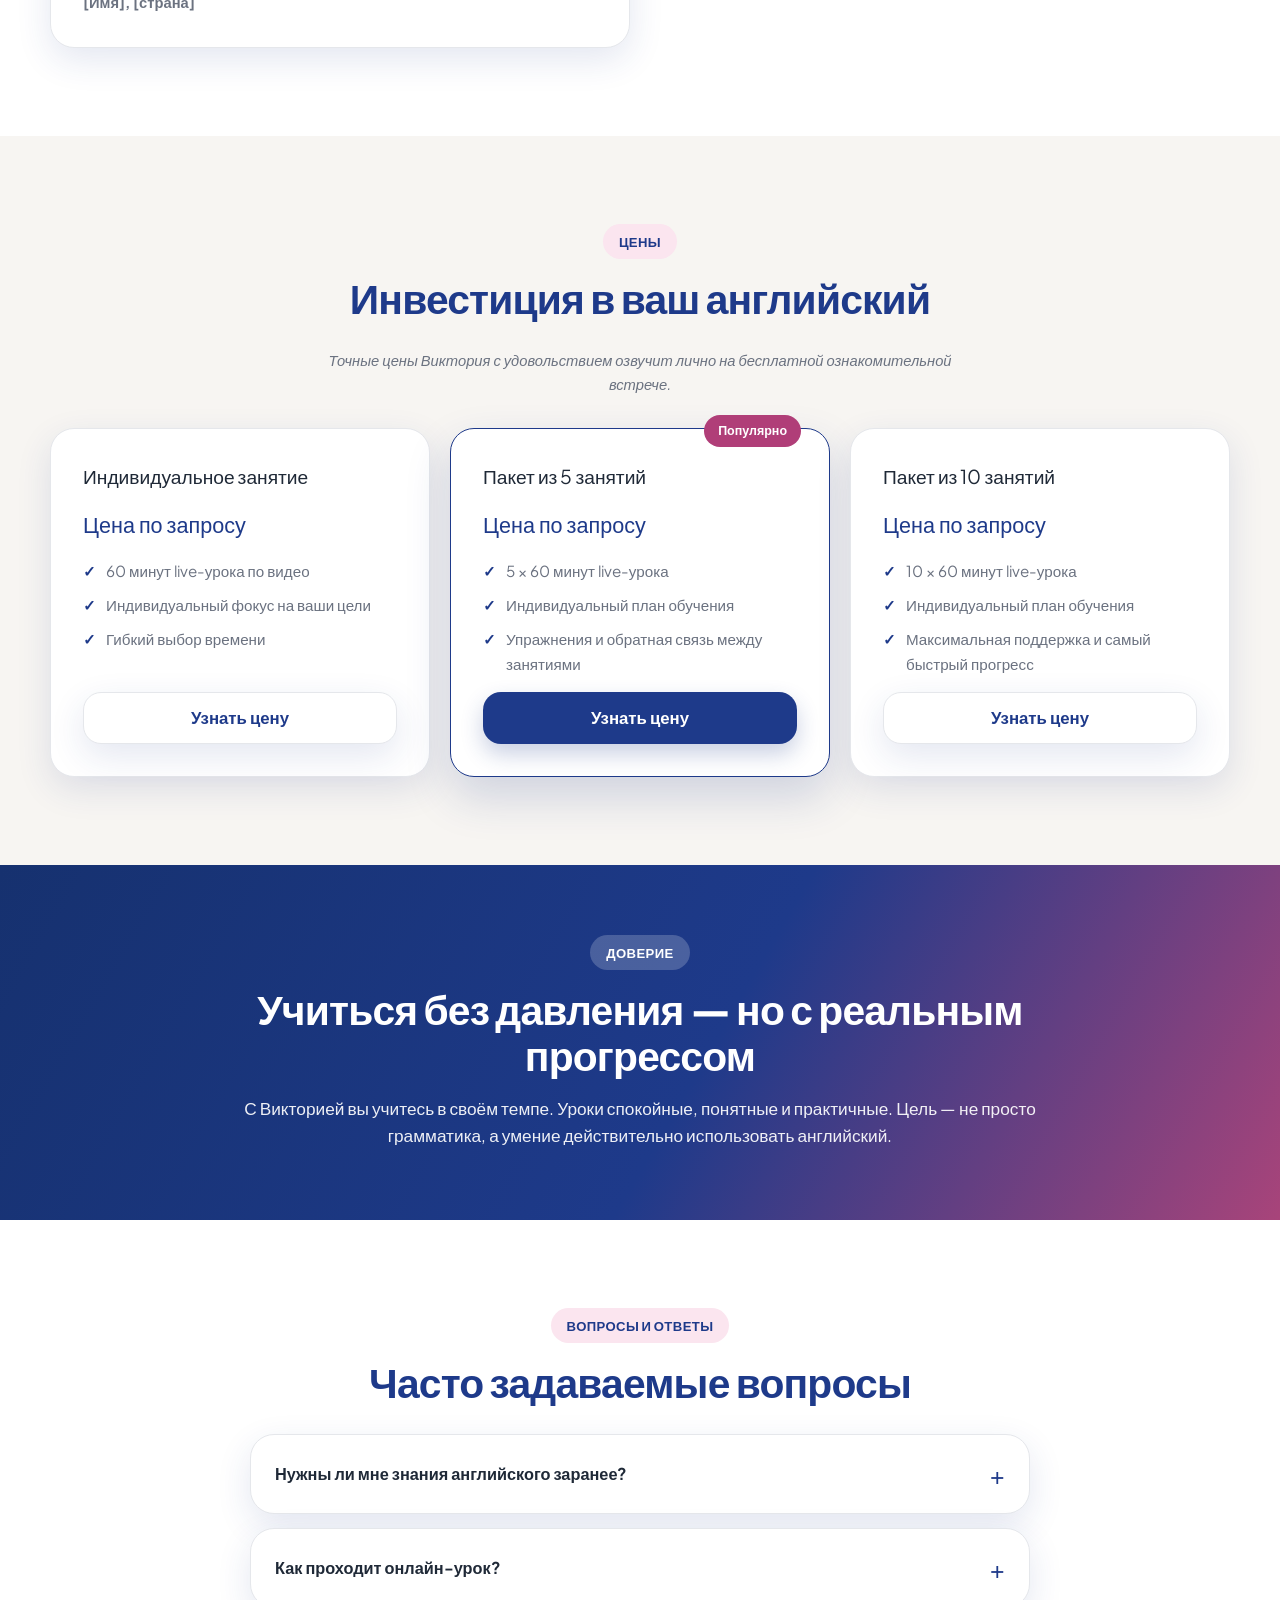
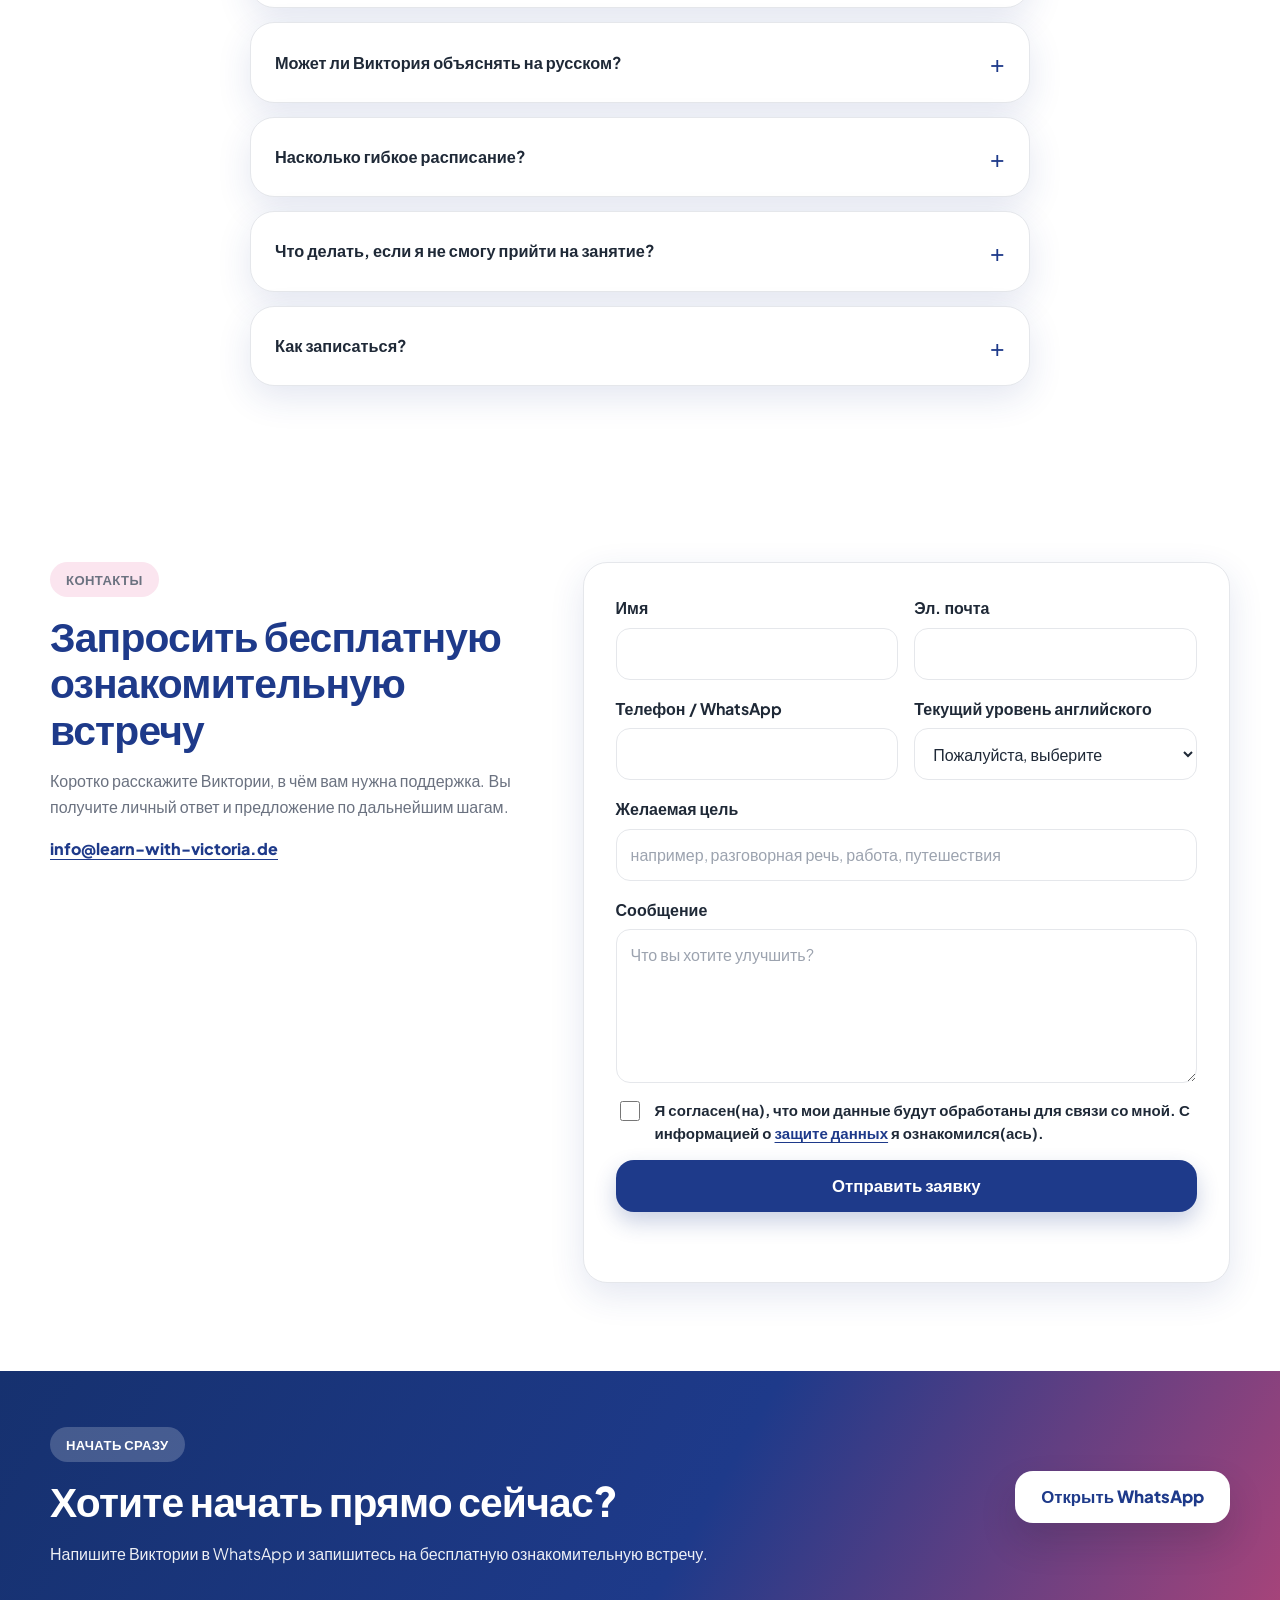
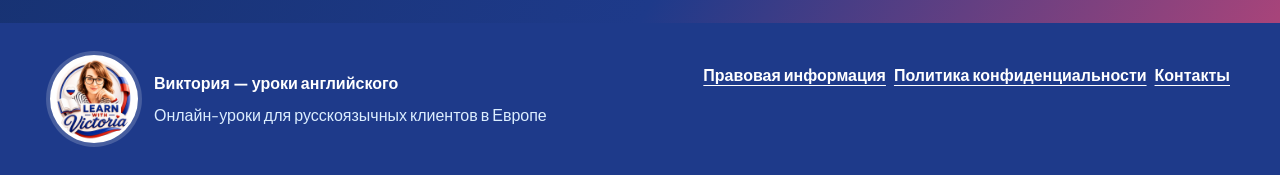
<file: index-ru.html>
<!DOCTYPE html>
<html lang="ru">
<head>
  <meta charset="UTF-8">
  <meta name="viewport" content="width=device-width, initial-scale=1.0">
  <title>Английский с Викторией | Онлайн-уроки для русскоязычных взрослых</title>
  <meta name="description" content="Индивидуальные уроки английского с Викторией для русскоязычных взрослых в Европе. Онлайн, гибко и лично — с бесплатной ознакомительной встречей.">
  <meta name="theme-color" content="#1E3A8A">
  <meta property="og:title" content="Английский с Викторией">
  <meta property="og:description" content="Персональные онлайн-уроки английского для русскоязычных взрослых в Европе.">
  <meta property="og:type" content="website">
  <meta property="og:url" content="https://www.learn-with-victoria.de/index-ru.html">
  <meta property="og:image" content="https://www.learn-with-victoria.de/img/victoria-hero.jpg">
  <link rel="canonical" href="https://www.learn-with-victoria.de/index-ru.html">
  <link rel="alternate" hreflang="ru" href="https://www.learn-with-victoria.de/index-ru.html">
  <link rel="alternate" hreflang="de" href="https://www.learn-with-victoria.de/">
  <link rel="alternate" hreflang="x-default" href="https://www.learn-with-victoria.de/">
  <link rel="preload" as="image" href="img/victoria-hero.jpg">
  <link rel="preconnect" href="https://fonts.googleapis.com">
  <link rel="preconnect" href="https://fonts.gstatic.com" crossorigin>
  <link href="https://fonts.googleapis.com/css2?family=Plus+Jakarta+Sans:wght@400;500;600;700;800&display=swap" rel="stylesheet">
  <link rel="stylesheet" href="css/style.css">
  <script type="application/ld+json">
    {
      "@context": "https://schema.org",
      "@type": "EducationalOrganization",
      "name": "Victoria Englischunterricht",
      "url": "https://www.learn-with-victoria.de/",
      "description": "Онлайн-уроки английского для русскоязычных взрослых в Европе.",
      "areaServed": "Europe",
      "knowsLanguage": ["Deutsch", "Russisch", "Englisch"],
      "founder": {
        "@type": "Person",
        "name": "Victoria"
      },
      "offers": {
        "@type": "Offer",
        "category": "Online language lessons",
        "availability": "https://schema.org/InStock"
      }
    }
  </script>
</head>
<body class="landing-page">
  <a class="skip-link" href="#kontakt">Перейти к форме обратной связи</a>

  <header class="site-header">
    <div class="container header-inner">
      <a class="site-logo" href="index-ru.html" aria-label="Английский с Викторией — главная страница">
        <img src="img/logo-victoria.png" alt="" width="200" height="200" class="site-logo-img">
      </a>
      <div class="header-right">
        <nav class="main-nav" aria-label="Главная навигация">
          <ul>
            <li><a href="#ueber-victoria">О Виктории</a></li>
            <li><a href="#unterricht">Уроки</a></li>
            <li><a href="#bewertungen">Отзывы</a></li>
            <li><a href="#preise">Цены</a></li>
            <li><a href="#faq">Вопросы</a></li>
            <li><a href="#kontakt">Контакты</a></li>
          </ul>
        </nav>
        <div class="lang-switch" role="group" aria-label="Выбор языка">
          <a href="index.html" class="lang-switch-option" hreflang="de" lang="de">DE</a>
          <a href="index-ru.html" class="lang-switch-option is-active" aria-current="page" hreflang="ru" lang="ru">RU</a>
        </div>
      </div>
    </div>
  </header>

  <main>
    <section class="hero-section" aria-labelledby="hero-title">
      <div class="container hero-grid">
        <div class="hero-copy">
          <p class="eyebrow">Онлайн-уроки английского в Европе</p>
          <h1 id="hero-title">Английский с Викторией — лично, понятно и с мотивацией</h1>
          <p class="hero-subheadline">Индивидуальные уроки английского для русскоязычных взрослых в Европе. Онлайн, гибко и с учётом именно вашего уровня.</p>
          <div class="hero-actions" aria-label="Способы связи">
            <a class="button button-primary" href="https://wa.me/4917687841204?text=%D0%97%D0%B4%D1%80%D0%B0%D0%B2%D1%81%D1%82%D0%B2%D1%83%D0%B9%D1%82%D0%B5%2C%20%D0%92%D0%B8%D0%BA%D1%82%D0%BE%D1%80%D0%B8%D1%8F!%20%D0%9C%D0%B5%D0%BD%D1%8F%20%D0%B8%D0%BD%D1%82%D0%B5%D1%80%D0%B5%D1%81%D1%83%D1%8E%D1%82%20%D1%83%D1%80%D0%BE%D0%BA%D0%B8%20%D0%B0%D0%BD%D0%B3%D0%BB%D0%B8%D0%B9%D1%81%D0%BA%D0%BE%D0%B3%D0%BE%2C%20%D1%85%D0%BE%D1%82%D0%B5%D0%BB%D0%BE%D1%81%D1%8C%20%D0%B1%D1%8B%20%D1%83%D0%B7%D0%BD%D0%B0%D1%82%D1%8C%20%D0%BF%D0%BE%D0%B4%D1%80%D0%BE%D0%B1%D0%BD%D0%B5%D0%B5." target="_blank" rel="noopener noreferrer" data-whatsapp-link>Написать в WhatsApp</a>
            <a class="button button-secondary" href="#kontakt">Записаться на бесплатную встречу</a>
          </div>
          <ul class="hero-highlights" aria-label="Элементы доверия">
            <li><span class="icon-badge" aria-hidden="true"><svg viewBox="0 0 24 24" fill="none"><path d="M5 13l4 4L19 7" stroke="currentColor" stroke-width="2.5" stroke-linecap="round" stroke-linejoin="round"/></svg></span>Онлайн-уроки</li>
            <li><span class="icon-badge" aria-hidden="true"><svg viewBox="0 0 24 24" fill="none"><path d="M5 13l4 4L19 7" stroke="currentColor" stroke-width="2.5" stroke-linecap="round" stroke-linejoin="round"/></svg></span>Для начинающих и продолжающих</li>
            <li><span class="icon-badge" aria-hidden="true"><svg viewBox="0 0 24 24" fill="none"><path d="M5 13l4 4L19 7" stroke="currentColor" stroke-width="2.5" stroke-linecap="round" stroke-linejoin="round"/></svg></span>Объяснение на русском возможно</li>
            <li><span class="icon-badge" aria-hidden="true"><svg viewBox="0 0 24 24" fill="none"><path d="M5 13l4 4L19 7" stroke="currentColor" stroke-width="2.5" stroke-linecap="round" stroke-linejoin="round"/></svg></span>Гибкое расписание</li>
          </ul>
        </div>

        <div class="hero-media-wrap">
          <div class="hero-media" aria-label="Виктория, преподаватель английского">
            <img src="img/victoria-hero.jpg" width="1023" height="1537" alt="Виктория, преподаватель английского, в светлой обстановке онлайн-урока" fetchpriority="high">
          </div>
          <img src="img/logo-victoria.png" alt="Логотип Learn with Victoria" width="90" height="90" class="hero-media-badge">
        </div>
      </div>
    </section>

    <section class="section section-white" id="ueber-victoria" aria-labelledby="about-title">
      <div class="container">
        <img src="img/logo-victoria.png" alt="Логотип Learn with Victoria" width="120" height="120" class="section-logo reveal">
      </div>
      <div class="container about-layout reveal">
        <div class="hero-media" aria-label="Виктория, преподаватель английского">
          <img src="img/victoria-hero.jpg" width="1023" height="1537" alt="Виктория, преподаватель английского, в светлой обстановке онлайн-урока" loading="lazy">
        </div>
        <div>
          <div class="section-heading">
            <p class="eyebrow">О Виктории</p>
            <h2 id="about-title">Привет, я Виктория</h2>
          </div>
          <div class="text-content">
            <p>Уже более 15 лет я помогаю взрослым уверенно и свободно использовать английский в профессиональной и личной жизни. Особое внимание я уделяю работе со специалистами и руководителями, а также людьми, которые хотят улучшить свои карьерные перспективы на международном уровне или подготовиться к жизни и работе за рубежом.</p>
            <p>Я изучала английскую лингвистику в Мюнхене, получила международный опыт преподавания, в том числе во время стажировки в Шотландии, и имею международно признанную квалификацию Cambridge CELTA для профессионального преподавания английского языка.</p>
            <p>Для меня английский — это гораздо больше, чем грамматика и слова. Это инструмент, который открывает двери: к лучшим карьерным возможностям, успешному международному общению и большей уверенности в повседневной жизни.</p>
            <p>Именно поэтому мои занятия последовательно ориентированы на практику. Вместо сухой теории мы работаем с реальными ситуациями из вашей профессиональной и личной жизни. Вы научитесь уверенно вести беседы, увереннее выступать на встречах, успешно проходить собеседования и естественно выражать себя на английском в повседневной жизни.</p>
            <p>Моя цель — не просто чтобы вы понимали английский, а чтобы вы говорили на нём активно, свободно и с удовольствием.</p>
            <p>Вместе мы преодолеваем языковые барьеры и развиваем уверенность, чтобы английский естественным образом стал частью вашего профессионального и личного успеха.</p>
          </div>
        </div>
      </div>
    </section>

    <section class="section section-soft" id="unterricht" aria-labelledby="audience-title">
      <div class="container reveal">
        <div class="section-heading centered">
          <p class="eyebrow">Кому подойдут уроки?</p>
          <h2 id="audience-title">Учите английский в своём темпе</h2>
        </div>
        <div class="card-grid four-columns">
          <article class="info-card">
            <span class="card-marker" aria-hidden="true"></span>
            <h3>Вы хотите учить английский с нуля</h3>
            <p>Мы начинаем спокойно, понятно и чёткими шагами, чтобы у вас появилась уверенная база.</p>
          </article>
          <article class="info-card">
            <span class="card-marker" aria-hidden="true"></span>
            <h3>Вы понимаете английский, но боитесь говорить</h3>
            <p>Вы практикуете настоящие разговоры и получаете поддержку без давления и неловких ситуаций.</p>
          </article>
          <article class="info-card">
            <span class="card-marker" aria-hidden="true"></span>
            <h3>Вам нужен английский для работы, жизни или путешествий</h3>
            <p>Уроки строятся вокруг ситуаций, в которых английский действительно нужен вам.</p>
          </article>
          <article class="info-card">
            <span class="card-marker" aria-hidden="true"></span>
            <h3>Вы хотите учиться с терпеливым преподавателем</h3>
            <p>Вас ждут дружелюбная атмосфера, чёткие исправления и мотивация двигаться дальше.</p>
          </article>
        </div>
      </div>
    </section>

    <section class="section section-white" id="vorteile" aria-labelledby="benefits-title">
      <div class="container split-layout reveal">
        <div class="section-heading">
          <p class="eyebrow">Преимущества</p>
          <h2 id="benefits-title">Учиться становится понятнее и легче</h2>
          <p>Уроки сочетают структуру и личное сопровождение. Вы точно знаете, над чем работаете и зачем это нужно в реальной жизни.</p>
        </div>
        <ul class="benefits-list">
          <li><span class="icon-badge" aria-hidden="true"><svg viewBox="0 0 24 24" fill="none"><path d="M5 13l4 4L19 7" stroke="currentColor" stroke-width="2.5" stroke-linecap="round" stroke-linejoin="round"/></svg></span>Персональные онлайн-уроки</li>
          <li><span class="icon-badge" aria-hidden="true"><svg viewBox="0 0 24 24" fill="none"><path d="M5 13l4 4L19 7" stroke="currentColor" stroke-width="2.5" stroke-linecap="round" stroke-linejoin="round"/></svg></span>Объяснение на русском возможно</li>
          <li><span class="icon-badge" aria-hidden="true"><svg viewBox="0 0 24 24" fill="none"><path d="M5 13l4 4L19 7" stroke="currentColor" stroke-width="2.5" stroke-linecap="round" stroke-linejoin="round"/></svg></span>Гибкое расписание</li>
          <li><span class="icon-badge" aria-hidden="true"><svg viewBox="0 0 24 24" fill="none"><path d="M5 13l4 4L19 7" stroke="currentColor" stroke-width="2.5" stroke-linecap="round" stroke-linejoin="round"/></svg></span>Индивидуальный план обучения</li>
          <li><span class="icon-badge" aria-hidden="true"><svg viewBox="0 0 24 24" fill="none"><path d="M5 13l4 4L19 7" stroke="currentColor" stroke-width="2.5" stroke-linecap="round" stroke-linejoin="round"/></svg></span>Дружелюбная атмосфера</li>
          <li><span class="icon-badge" aria-hidden="true"><svg viewBox="0 0 24 24" fill="none"><path d="M5 13l4 4L19 7" stroke="currentColor" stroke-width="2.5" stroke-linecap="round" stroke-linejoin="round"/></svg></span>Практические упражнения вместо сухой теории</li>
        </ul>
      </div>
    </section>

    <section class="section section-white" id="online-meetings" aria-labelledby="meetings-title">
      <div class="container split-layout reveal">
        <div class="section-heading">
          <p class="eyebrow">Онлайн-встречи</p>
          <h2 id="meetings-title">Как проходит ваш онлайн-урок</h2>
          <p>Уроки проходят в прямом видеозвонке — лично, без сложностей и лишних технических хлопот.</p>
        </div>
        <div class="feature-row">
          <div class="feature">
            <span class="icon-badge" aria-hidden="true">
              <svg viewBox="0 0 24 24" fill="none"><path d="M15 10.5V8a2 2 0 0 0-2-2H5a2 2 0 0 0-2 2v8a2 2 0 0 0 2 2h8a2 2 0 0 0 2-2v-2.5l4 3v-9l-4 3Z" stroke="currentColor" stroke-width="1.8" stroke-linecap="round" stroke-linejoin="round"/></svg>
            </span>
            <div>
              <h3>Прямой видеозвонок</h3>
              <p>Урок проходит в Zoom или Google Meet — просто присоединяйтесь по ссылке, ничего скачивать не нужно.</p>
            </div>
          </div>
          <div class="feature">
            <span class="icon-badge" aria-hidden="true">
              <svg viewBox="0 0 24 24" fill="none"><path d="M12 12a4 4 0 1 0 0-8 4 4 0 0 0 0 8Zm-7 8a7 7 0 0 1 14 0" stroke="currentColor" stroke-width="1.8" stroke-linecap="round" stroke-linejoin="round"/></svg>
            </span>
            <div>
              <h3>Личное общение</h3>
              <p>Камера включена, чтобы урок ощущался как настоящий разговор, а не как лекция.</p>
            </div>
          </div>
          <div class="feature">
            <span class="icon-badge" aria-hidden="true">
              <svg viewBox="0 0 24 24" fill="none"><path d="M4 5h16v11H4z" stroke="currentColor" stroke-width="1.8" stroke-linecap="round" stroke-linejoin="round"/><path d="M8 21h8M12 16v5" stroke="currentColor" stroke-width="1.8" stroke-linecap="round" stroke-linejoin="round"/></svg>
            </span>
            <div>
              <h3>Материалы прямо во время звонка</h3>
              <p>Упражнениями, текстами и заметками вы обмениваетесь через демонстрацию экрана, чтобы всё было наглядно.</p>
            </div>
          </div>
        </div>
      </div>
    </section>

    <section class="section section-soft" id="ablauf" aria-labelledby="process-title">
      <div class="container reveal">
        <div class="section-heading centered">
          <p class="eyebrow">Как это происходит</p>
          <h2 id="process-title">От первого контакта до урока</h2>
        </div>
        <div class="steps-grid">
          <article class="step-card">
            <span aria-hidden="true">1</span>
            <h3>Отправьте заявку</h3>
            <p>Напишите Виктории в WhatsApp или отправьте форму.</p>
          </article>
          <article class="step-card">
            <span aria-hidden="true">2</span>
            <h3>Ознакомительная встреча</h3>
            <p>Вы коротко обсудите свои цели, вопросы и удобное время.</p>
          </article>
          <article class="step-card">
            <span aria-hidden="true">3</span>
            <h3>Определение уровня</h3>
            <p>Виктория вместе с вами определит, на каком уровне вы находитесь и что вам нужно.</p>
          </article>
          <article class="step-card">
            <span aria-hidden="true">4</span>
            <h3>Личный старт</h3>
            <p>Вы начинаете занятия по своему индивидуальному плану.</p>
          </article>
        </div>
      </div>
    </section>

    <section class="section section-white" id="bewertungen" aria-labelledby="reviews-title">
      <div class="container reveal">
        <div class="section-heading centered">
          <p class="eyebrow">Отзывы</p>
          <h2 id="reviews-title">Что говорят ученики</h2>
        </div>
        <p class="section-note">Заглушка: здесь скоро появятся настоящие отзывы учеников Виктории — как только отзывы будут собраны, замените этот текст реальными цитатами.</p>
        <div class="testimonial-grid">
          <article class="testimonial-card">
            <div class="testimonial-stars" aria-hidden="true">★★★★★</div>
            <p class="testimonial-quote">«[Заглушка — реальный отзыв клиента появится позже]»</p>
            <p class="testimonial-author">[Имя], [страна]</p>
          </article>
          <article class="testimonial-card">
            <div class="testimonial-stars" aria-hidden="true">★★★★★</div>
            <p class="testimonial-quote">«[Заглушка — реальный отзыв клиента появится позже]»</p>
            <p class="testimonial-author">[Имя], [страна]</p>
          </article>
          <article class="testimonial-card">
            <div class="testimonial-stars" aria-hidden="true">★★★★★</div>
            <p class="testimonial-quote">«[Заглушка — реальный отзыв клиента появится позже]»</p>
            <p class="testimonial-author">[Имя], [страна]</p>
          </article>
        </div>
      </div>
    </section>

    <section class="section section-soft" id="preise" aria-labelledby="pricing-title">
      <div class="container reveal">
        <div class="section-heading centered">
          <p class="eyebrow">Цены</p>
          <h2 id="pricing-title">Инвестиция в ваш английский</h2>
        </div>
        <p class="section-note">Точные цены Виктория с удовольствием озвучит лично на бесплатной ознакомительной встрече.</p>
        <div class="pricing-grid">
          <article class="pricing-card">
            <p class="pricing-name">Индивидуальное занятие</p>
            <p class="pricing-price">Цена по запросу</p>
            <ul class="pricing-features">
              <li>60 минут live-урока по видео</li>
              <li>Индивидуальный фокус на ваши цели</li>
              <li>Гибкий выбор времени</li>
            </ul>
            <a class="button button-secondary" href="https://wa.me/4917687841204?text=%D0%97%D0%B4%D1%80%D0%B0%D0%B2%D1%81%D1%82%D0%B2%D1%83%D0%B9%D1%82%D0%B5%2C%20%D0%92%D0%B8%D0%BA%D1%82%D0%BE%D1%80%D0%B8%D1%8F!%20%D0%A5%D0%BE%D1%82%D0%B5%D0%BB%D0%BE%D1%81%D1%8C%20%D0%B1%D1%8B%20%D1%83%D0%B7%D0%BD%D0%B0%D1%82%D1%8C%20%D1%86%D0%B5%D0%BD%D1%83%20%D0%BD%D0%B0%20%D0%B8%D0%BD%D0%B4%D0%B8%D0%B2%D0%B8%D0%B4%D1%83%D0%B0%D0%BB%D1%8C%D0%BD%D0%BE%D0%B5%20%D0%B7%D0%B0%D0%BD%D1%8F%D1%82%D0%B8%D0%B5." target="_blank" rel="noopener noreferrer" data-whatsapp-link>Узнать цену</a>
          </article>
          <article class="pricing-card featured">
            <span class="pricing-badge">Популярно</span>
            <p class="pricing-name">Пакет из 5 занятий</p>
            <p class="pricing-price">Цена по запросу</p>
            <ul class="pricing-features">
              <li>5 × 60 минут live-урока</li>
              <li>Индивидуальный план обучения</li>
              <li>Упражнения и обратная связь между занятиями</li>
            </ul>
            <a class="button button-primary" href="https://wa.me/4917687841204?text=%D0%97%D0%B4%D1%80%D0%B0%D0%B2%D1%81%D1%82%D0%B2%D1%83%D0%B9%D1%82%D0%B5%2C%20%D0%92%D0%B8%D0%BA%D1%82%D0%BE%D1%80%D0%B8%D1%8F!%20%D0%A5%D0%BE%D1%82%D0%B5%D0%BB%D0%BE%D1%81%D1%8C%20%D0%B1%D1%8B%20%D1%83%D0%B7%D0%BD%D0%B0%D1%82%D1%8C%20%D1%86%D0%B5%D0%BD%D1%83%20%D0%BD%D0%B0%20%D0%BF%D0%B0%D0%BA%D0%B5%D1%82%20%D0%B8%D0%B7%205%20%D0%B7%D0%B0%D0%BD%D1%8F%D1%82%D0%B8%D0%B9." target="_blank" rel="noopener noreferrer" data-whatsapp-link>Узнать цену</a>
          </article>
          <article class="pricing-card">
            <p class="pricing-name">Пакет из 10 занятий</p>
            <p class="pricing-price">Цена по запросу</p>
            <ul class="pricing-features">
              <li>10 × 60 минут live-урока</li>
              <li>Индивидуальный план обучения</li>
              <li>Максимальная поддержка и самый быстрый прогресс</li>
            </ul>
            <a class="button button-secondary" href="https://wa.me/4917687841204?text=%D0%97%D0%B4%D1%80%D0%B0%D0%B2%D1%81%D1%82%D0%B2%D1%83%D0%B9%D1%82%D0%B5%2C%20%D0%92%D0%B8%D0%BA%D1%82%D0%BE%D1%80%D0%B8%D1%8F!%20%D0%A5%D0%BE%D1%82%D0%B5%D0%BB%D0%BE%D1%81%D1%8C%20%D0%B1%D1%8B%20%D1%83%D0%B7%D0%BD%D0%B0%D1%82%D1%8C%20%D1%86%D0%B5%D0%BD%D1%83%20%D0%BD%D0%B0%20%D0%BF%D0%B0%D0%BA%D0%B5%D1%82%20%D0%B8%D0%B7%2010%20%D0%B7%D0%B0%D0%BD%D1%8F%D1%82%D0%B8%D0%B9." target="_blank" rel="noopener noreferrer" data-whatsapp-link>Узнать цену</a>
          </article>
        </div>
      </div>
    </section>

    <section class="trust-band" aria-labelledby="trust-title">
      <div class="container trust-content reveal">
        <p class="eyebrow">Доверие</p>
        <h2 id="trust-title">Учиться без давления — но с реальным прогрессом</h2>
        <p>С Викторией вы учитесь в своём темпе. Уроки спокойные, понятные и практичные. Цель — не просто грамматика, а умение действительно использовать английский.</p>
      </div>
    </section>

    <section class="section section-white" id="faq" aria-labelledby="faq-title">
      <div class="container reveal">
        <div class="section-heading centered">
          <p class="eyebrow">Вопросы и ответы</p>
          <h2 id="faq-title">Часто задаваемые вопросы</h2>
        </div>
        <div class="faq-list">
          <details class="faq-item">
            <summary>Нужны ли мне знания английского заранее?</summary>
            <p>Нет. Уроки подстраиваются под ваш текущий уровень — от полного нуля до продвинутого.</p>
          </details>
          <details class="faq-item">
            <summary>Как проходит онлайн-урок?</summary>
            <p>Вы встречаетесь в прямом видеозвонке. После короткого определения уровня вы работаете над темами, которые сейчас важнее всего для вас.</p>
          </details>
          <details class="faq-item">
            <summary>Может ли Виктория объяснять на русском?</summary>
            <p>Да, при необходимости она объясняет сложные моменты на русском, чтобы не осталось ничего непонятного.</p>
          </details>
          <details class="faq-item">
            <summary>Насколько гибкое расписание?</summary>
            <p>Время занятий согласовывается индивидуально с вами, чтобы уроки вписывались в вашу повседневную жизнь.</p>
          </details>
          <details class="faq-item">
            <summary>Что делать, если я не смогу прийти на занятие?</summary>
            <p>Просто предупредите заранее, и вы вместе найдёте новое время.</p>
          </details>
          <details class="faq-item">
            <summary>Как записаться?</summary>
            <p>Напишите Виктории в WhatsApp или через контактную форму — после этого вы договоритесь о бесплатной ознакомительной встрече.</p>
          </details>
        </div>
      </div>
    </section>

    <section class="section section-white" id="kontakt" aria-labelledby="contact-title">
      <div class="container contact-layout reveal">
        <div class="contact-intro">
          <p class="eyebrow">Контакты</p>
          <h2 id="contact-title">Запросить бесплатную ознакомительную встречу</h2>
          <p>Коротко расскажите Виктории, в чём вам нужна поддержка. Вы получите личный ответ и предложение по дальнейшим шагам.</p>
          <a class="text-link" href="mailto:info@learn-with-victoria.de">info@learn-with-victoria.de</a>
        </div>

        <form class="contact-form" action="mailto:info@learn-with-victoria.de" method="post" enctype="text/plain" data-contact-form>
          <div class="form-row">
            <label for="name">Имя</label>
            <input type="text" id="name" name="Name" autocomplete="name" required>
          </div>
          <div class="form-row">
            <label for="email">Эл. почта</label>
            <input type="email" id="email" name="E-Mail" autocomplete="email" required>
          </div>
          <div class="form-row">
            <label for="phone">Телефон / WhatsApp</label>
            <input type="tel" id="phone" name="Telefon / WhatsApp" autocomplete="tel">
          </div>
          <div class="form-row">
            <label for="level">Текущий уровень английского</label>
            <select id="level" name="Aktuelles Englischlevel" required>
              <option value="">Пожалуйста, выберите</option>
              <option value="Начинающий">Начинающий</option>
              <option value="A1 / A2">A1 / A2</option>
              <option value="B1 / B2">B1 / B2</option>
              <option value="Продвинутый">Продвинутый</option>
              <option value="Не уверен(а)">Не уверен(а)</option>
            </select>
          </div>
          <div class="form-row">
            <label for="goal">Желаемая цель</label>
            <input type="text" id="goal" name="Wunschziel" placeholder="например, разговорная речь, работа, путешествия" required>
          </div>
          <div class="form-row">
            <label for="message">Сообщение</label>
            <textarea id="message" name="Nachricht" rows="5" placeholder="Что вы хотите улучшить?"></textarea>
          </div>
          <label class="privacy-check">
            <input type="checkbox" name="Datenschutz akzeptiert" value="Ja" required>
            <span>Я согласен(на), что мои данные будут обработаны для связи со мной. С информацией о <a href="https://function-concept.com/datenschutz" target="_blank" rel="noopener noreferrer">защите данных</a> я ознакомился(ась).</span>
          </label>
          <button class="button button-primary form-button" type="submit">Отправить заявку</button>
          <p class="form-status" role="status" aria-live="polite" data-form-status></p>
        </form>
      </div>
    </section>

    <section class="whatsapp-cta" aria-labelledby="whatsapp-title">
      <div class="container cta-content reveal">
        <div>
          <p class="eyebrow">Начать сразу</p>
          <h2 id="whatsapp-title">Хотите начать прямо сейчас?</h2>
          <p>Напишите Виктории в WhatsApp и запишитесь на бесплатную ознакомительную встречу.</p>
        </div>
        <a class="button button-light" href="https://wa.me/4917687841204?text=%D0%97%D0%B4%D1%80%D0%B0%D0%B2%D1%81%D1%82%D0%B2%D1%83%D0%B9%D1%82%D0%B5%2C%20%D0%92%D0%B8%D0%BA%D1%82%D0%BE%D1%80%D0%B8%D1%8F!%20%D0%A5%D0%BE%D1%87%D1%83%20%D0%B7%D0%B0%D0%BF%D0%B8%D1%81%D0%B0%D1%82%D1%8C%D1%81%D1%8F%20%D0%BD%D0%B0%20%D0%B1%D0%B5%D1%81%D0%BF%D0%BB%D0%B0%D1%82%D0%BD%D1%83%D1%8E%20%D0%BE%D0%B7%D0%BD%D0%B0%D0%BA%D0%BE%D0%BC%D0%B8%D1%82%D0%B5%D0%BB%D1%8C%D0%BD%D1%83%D1%8E%20%D0%B2%D1%81%D1%82%D1%80%D0%B5%D1%87%D1%83%20%D0%BF%D0%BE%20%D1%83%D1%80%D0%BE%D0%BA%D0%B0%D0%BC%20%D0%B0%D0%BD%D0%B3%D0%BB%D0%B8%D0%B9%D1%81%D0%BA%D0%BE%D0%B3%D0%BE." target="_blank" rel="noopener noreferrer" data-whatsapp-link>Открыть WhatsApp</a>
      </div>
    </section>
  </main>

  <footer class="site-footer">
    <div class="container footer-inner">
      <div class="footer-brand">
        <img src="img/logo-victoria.png" alt="Логотип Learn with Victoria" width="120" height="120" class="footer-logo-img">
        <div>
          <strong>Виктория — уроки английского</strong>
          <p>Онлайн-уроки для русскоязычных клиентов в Европе</p>
        </div>
      </div>
      <nav aria-label="Навигация в подвале">
        <ul>
          <li><a href="https://function-concept.com/impressum" target="_blank" rel="noopener noreferrer">Правовая информация</a></li>
          <li><a href="https://function-concept.com/datenschutz" target="_blank" rel="noopener noreferrer">Политика конфиденциальности</a></li>
          <li><a href="#kontakt">Контакты</a></li>
        </ul>
      </nav>
    </div>
  </footer>

  <a class="sticky-whatsapp" href="https://wa.me/4917687841204?text=%D0%97%D0%B4%D1%80%D0%B0%D0%B2%D1%81%D1%82%D0%B2%D1%83%D0%B9%D1%82%D0%B5%2C%20%D0%92%D0%B8%D0%BA%D1%82%D0%BE%D1%80%D0%B8%D1%8F!%20%D0%9C%D0%B5%D0%BD%D1%8F%20%D0%B8%D0%BD%D1%82%D0%B5%D1%80%D0%B5%D1%81%D1%83%D1%8E%D1%82%20%D1%83%D1%80%D0%BE%D0%BA%D0%B8%20%D0%B0%D0%BD%D0%B3%D0%BB%D0%B8%D0%B9%D1%81%D0%BA%D0%BE%D0%B3%D0%BE." target="_blank" rel="noopener noreferrer" aria-label="Написать Виктории в WhatsApp" data-whatsapp-link>
    <span aria-hidden="true">WA</span>
    WhatsApp
  </a>

  <script src="js/script.js"></script>
</body>
</html>
</file>
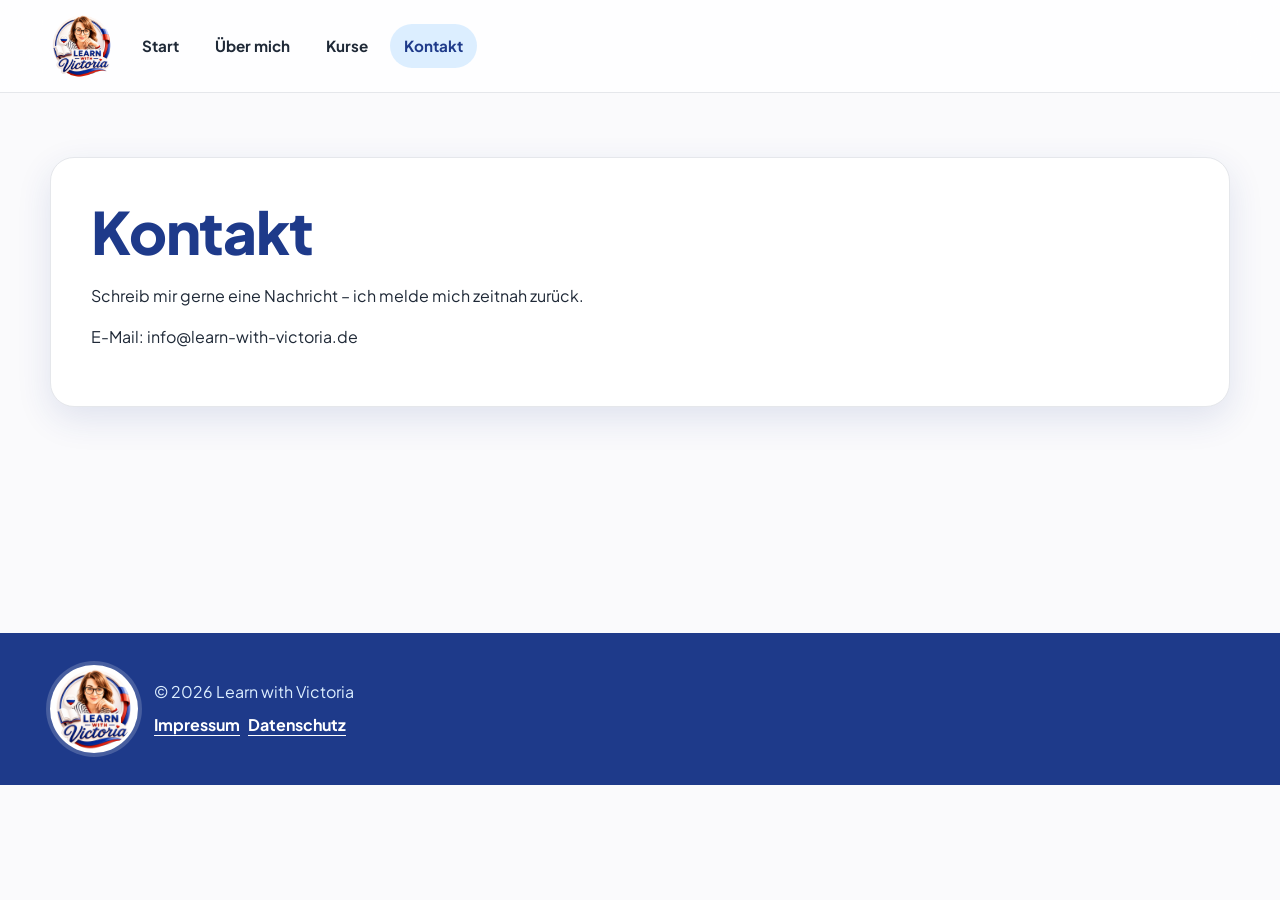
<file: kontakt.html>
<!DOCTYPE html>
<html lang="de">
<head>
  <meta charset="UTF-8">
  <meta name="viewport" content="width=device-width, initial-scale=1.0">
  <title>Kontakt – Learn with Victoria</title>
  <meta name="description" content="Kontaktiere Learn with Victoria für Nachhilfe und Lernbegleitung.">
  <link rel="canonical" href="https://www.learn-with-victoria.de/kontakt.html">
  <meta name="theme-color" content="#1E3A8A">
  <link rel="preconnect" href="https://fonts.googleapis.com">
  <link rel="preconnect" href="https://fonts.gstatic.com" crossorigin>
  <link href="https://fonts.googleapis.com/css2?family=Plus+Jakarta+Sans:wght@400;500;600;700;800&display=swap" rel="stylesheet">
  <link rel="stylesheet" href="css/style.css">
</head>
<body>

  <header class="site-header">
    <div class="container">
      <a class="site-logo" href="index.html" aria-label="Learn with Victoria Startseite">
        <img src="img/logo-victoria.png" alt="" width="200" height="200" class="site-logo-img">
      </a>
      <nav class="main-nav" aria-label="Hauptnavigation">
        <ul>
          <li><a href="index.html">Start</a></li>
          <li><a href="ueber-mich.html">Über mich</a></li>
          <li><a href="kurse.html">Kurse</a></li>
          <li><a href="kontakt.html">Kontakt</a></li>
        </ul>
      </nav>
    </div>
  </header>

  <main>
    <section class="container">
      <h1>Kontakt</h1>
      <p>Schreib mir gerne eine Nachricht – ich melde mich zeitnah zurück.</p>
      <p>E-Mail: <a href="mailto:info@learn-with-victoria.de">info@learn-with-victoria.de</a></p>
    </section>
  </main>

  <footer class="site-footer">
    <div class="container footer-brand">
      <img src="img/logo-victoria.png" alt="Learn with Victoria Logo" width="120" height="120" class="footer-logo-img">
      <div>
        <p>&copy; 2026 Learn with Victoria</p>
        <nav aria-label="Footer-Navigation">
          <ul>
            <li><a href="https://function-concept.com/impressum" target="_blank" rel="noopener noreferrer">Impressum</a></li>
            <li><a href="https://function-concept.com/datenschutz" target="_blank" rel="noopener noreferrer">Datenschutz</a></li>
          </ul>
        </nav>
      </div>
    </div>
  </footer>

  <script src="js/script.js"></script>
</body>
</html>
</file>
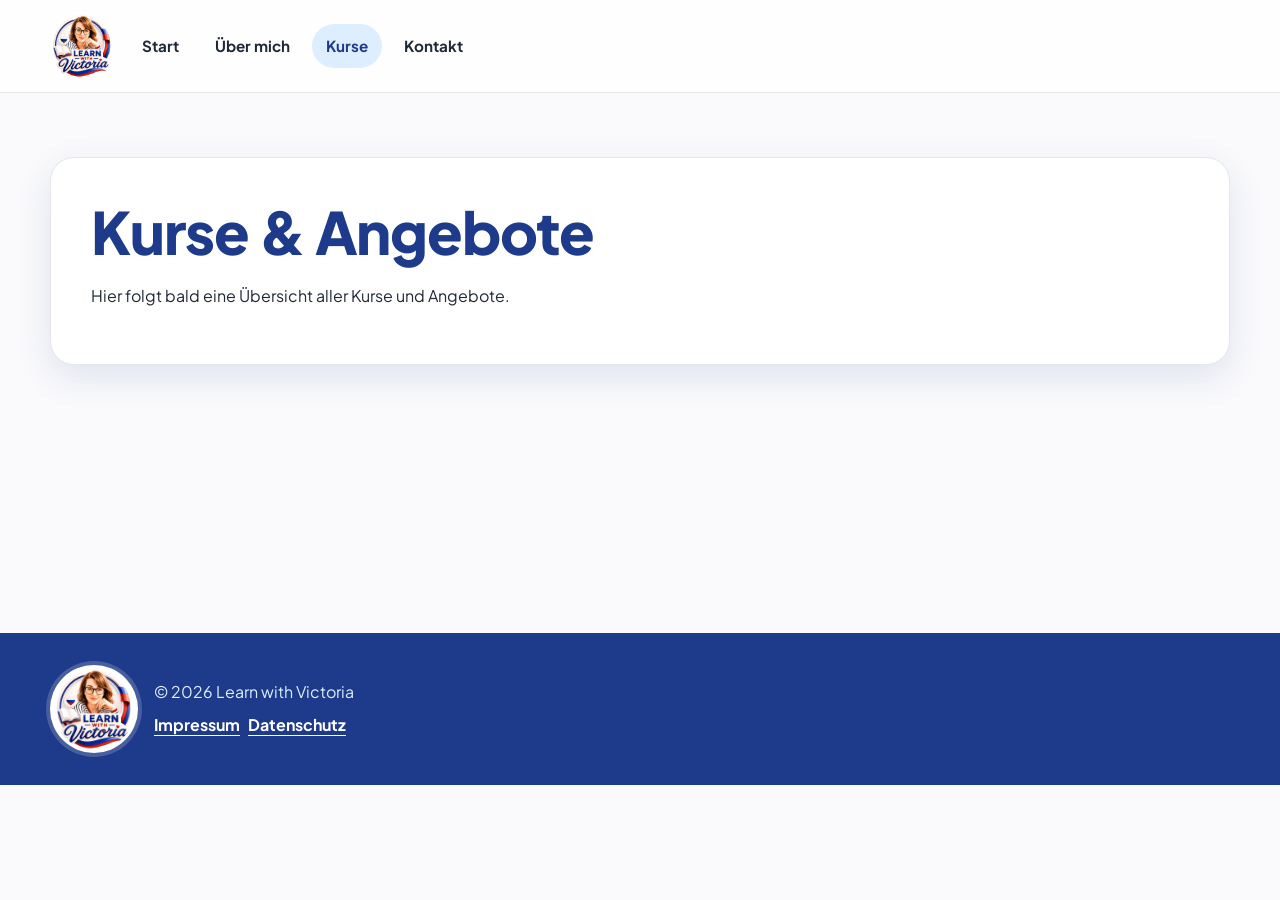
<file: kurse.html>
<!DOCTYPE html>
<html lang="de">
<head>
  <meta charset="UTF-8">
  <meta name="viewport" content="width=device-width, initial-scale=1.0">
  <title>Kurse – Learn with Victoria</title>
  <meta name="description" content="Übersicht der Kurse und Angebote von Learn with Victoria.">
  <link rel="canonical" href="https://www.learn-with-victoria.de/kurse.html">
  <meta name="theme-color" content="#1E3A8A">
  <link rel="preconnect" href="https://fonts.googleapis.com">
  <link rel="preconnect" href="https://fonts.gstatic.com" crossorigin>
  <link href="https://fonts.googleapis.com/css2?family=Plus+Jakarta+Sans:wght@400;500;600;700;800&display=swap" rel="stylesheet">
  <link rel="stylesheet" href="css/style.css">
</head>
<body>

  <header class="site-header">
    <div class="container">
      <a class="site-logo" href="index.html" aria-label="Learn with Victoria Startseite">
        <img src="img/logo-victoria.png" alt="" width="200" height="200" class="site-logo-img">
      </a>
      <nav class="main-nav" aria-label="Hauptnavigation">
        <ul>
          <li><a href="index.html">Start</a></li>
          <li><a href="ueber-mich.html">Über mich</a></li>
          <li><a href="kurse.html">Kurse</a></li>
          <li><a href="kontakt.html">Kontakt</a></li>
        </ul>
      </nav>
    </div>
  </header>

  <main>
    <section class="container">
      <h1>Kurse &amp; Angebote</h1>
      <p>Hier folgt bald eine Übersicht aller Kurse und Angebote.</p>
    </section>
  </main>

  <footer class="site-footer">
    <div class="container footer-brand">
      <img src="img/logo-victoria.png" alt="Learn with Victoria Logo" width="120" height="120" class="footer-logo-img">
      <div>
        <p>&copy; 2026 Learn with Victoria</p>
        <nav aria-label="Footer-Navigation">
          <ul>
            <li><a href="https://function-concept.com/impressum" target="_blank" rel="noopener noreferrer">Impressum</a></li>
            <li><a href="https://function-concept.com/datenschutz" target="_blank" rel="noopener noreferrer">Datenschutz</a></li>
          </ul>
        </nav>
      </div>
    </div>
  </footer>

  <script src="js/script.js"></script>
</body>
</html>
</file>
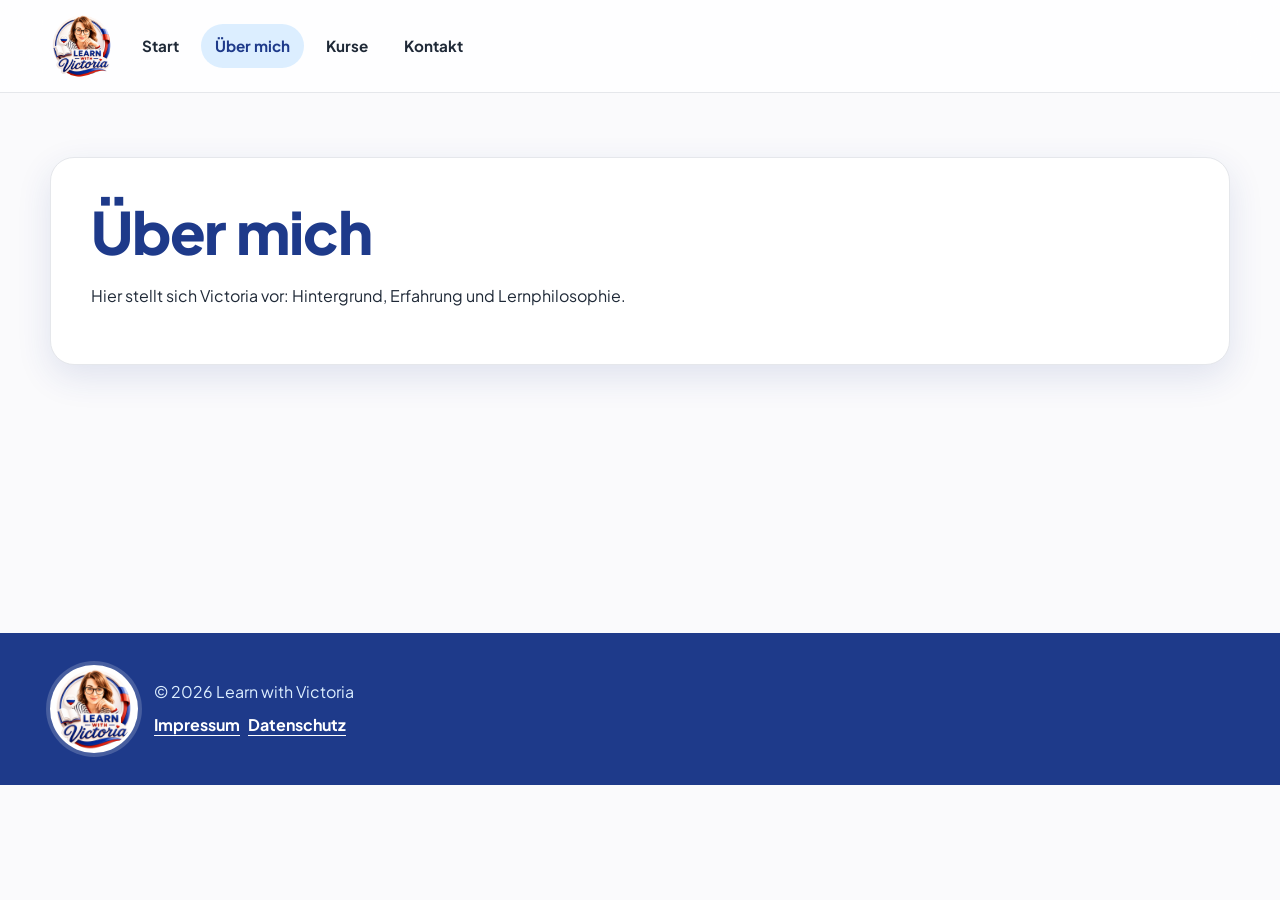
<file: ueber-mich.html>
<!DOCTYPE html>
<html lang="de">
<head>
  <meta charset="UTF-8">
  <meta name="viewport" content="width=device-width, initial-scale=1.0">
  <title>Über mich – Learn with Victoria</title>
  <meta name="description" content="Lerne Victoria kennen – Hintergrund, Erfahrung und Lernphilosophie.">
  <link rel="canonical" href="https://www.learn-with-victoria.de/ueber-mich.html">
  <meta name="theme-color" content="#1E3A8A">
  <link rel="preconnect" href="https://fonts.googleapis.com">
  <link rel="preconnect" href="https://fonts.gstatic.com" crossorigin>
  <link href="https://fonts.googleapis.com/css2?family=Plus+Jakarta+Sans:wght@400;500;600;700;800&display=swap" rel="stylesheet">
  <link rel="stylesheet" href="css/style.css">
</head>
<body>

  <header class="site-header">
    <div class="container">
      <a class="site-logo" href="index.html" aria-label="Learn with Victoria Startseite">
        <img src="img/logo-victoria.png" alt="" width="200" height="200" class="site-logo-img">
      </a>
      <nav class="main-nav" aria-label="Hauptnavigation">
        <ul>
          <li><a href="index.html">Start</a></li>
          <li><a href="ueber-mich.html">Über mich</a></li>
          <li><a href="kurse.html">Kurse</a></li>
          <li><a href="kontakt.html">Kontakt</a></li>
        </ul>
      </nav>
    </div>
  </header>

  <main>
    <section class="container">
      <h1>Über mich</h1>
      <p>Hier stellt sich Victoria vor: Hintergrund, Erfahrung und Lernphilosophie.</p>
    </section>
  </main>

  <footer class="site-footer">
    <div class="container footer-brand">
      <img src="img/logo-victoria.png" alt="Learn with Victoria Logo" width="120" height="120" class="footer-logo-img">
      <div>
        <p>&copy; 2026 Learn with Victoria</p>
        <nav aria-label="Footer-Navigation">
          <ul>
            <li><a href="https://function-concept.com/impressum" target="_blank" rel="noopener noreferrer">Impressum</a></li>
            <li><a href="https://function-concept.com/datenschutz" target="_blank" rel="noopener noreferrer">Datenschutz</a></li>
          </ul>
        </nav>
      </div>
    </div>
  </footer>

  <script src="js/script.js"></script>
</body>
</html>
</file>
<file: css/style.css>
/* ==========================================================================
   learn-with-victoria.de – Design System: Royal Blue / Pastel Pink / Light
   ========================================================================== */

:root {
  --color-primary: #1E3A8A;
  --color-primary-hover: #16316F;
  --color-russian-blue: #1D4ED8;
  --color-russian-red: #E53935;
  --color-pink: #E88DB4;
  --color-pink-deep: #B03E78;
  --color-pink-light: #FBE5EF;
  --color-blue-light: #DCEEFF;
  --color-bg: #FAFAFC;
  --color-bg-alt: #F7F5F2;
  --color-card: #FFFFFF;
  --color-white: #FFFFFF;
  --color-text: #1F2937;
  --color-muted: #6B7280;
  --color-border: #E5E7EB;

  --gradient-blue-pink: linear-gradient(90deg, #1E3A8A 0%, #E88DB4 100%);
  --gradient-banner: linear-gradient(120deg, #16316F 0%, #1E3A8A 55%, #A8447A 100%);
  --gradient-russian: linear-gradient(90deg, #FFFFFF 0%, #1D4ED8 50%, #E53935 100%);

  --radius-button: 18px;
  --radius-card: 24px;
  --radius-image: 28px;
  --radius-control: 14px;
  --radius-row: 16px;
  --radius-pill: 999px;

  --shadow-card: 0 12px 35px rgba(30, 58, 138, 0.12);
  --shadow-card-hover: 0 20px 45px rgba(30, 58, 138, 0.18);
  --shadow-soft: 0 30px 60px rgba(30, 58, 138, 0.16);
  --shadow-button: 0 10px 22px rgba(30, 58, 138, 0.24);

  --font-base: "Plus Jakarta Sans", "Segoe UI", Arial, Helvetica, sans-serif;
  --max-width: 1180px;
}

* {
  box-sizing: border-box;
}

html {
  scroll-behavior: smooth;
}

@media (prefers-reduced-motion: reduce) {
  html {
    scroll-behavior: auto;
  }

  *,
  *::before,
  *::after {
    animation-duration: 0.001ms !important;
    animation-iteration-count: 1 !important;
    scroll-behavior: auto !important;
    transition-duration: 0.001ms !important;
  }
}

body {
  margin: 0;
  font-family: var(--font-base);
  color: var(--color-text);
  background: var(--color-bg);
  line-height: 1.6;
  text-rendering: optimizeLegibility;
  -webkit-font-smoothing: antialiased;
  -moz-osx-font-smoothing: grayscale;
}

img {
  display: block;
  max-width: 100%;
}

a {
  color: inherit;
  text-decoration: none;
}

a:hover {
  text-decoration: none;
}

button,
input,
select,
textarea {
  font: inherit;
}

button {
  cursor: pointer;
}

:focus-visible {
  outline: 3px solid rgba(30, 58, 138, 0.35);
  outline-offset: 4px;
}

.container {
  width: min(calc(100% - 32px), var(--max-width));
  margin: 0 auto;
}

.skip-link {
  position: fixed;
  top: 12px;
  left: 12px;
  z-index: 100;
  transform: translateY(-140%);
  background: var(--color-primary);
  color: var(--color-white);
  padding: 10px 14px;
  border-radius: 10px;
  font-weight: 700;
}

.skip-link:focus {
  transform: translateY(0);
}

/* --- Reveal-on-scroll (progressive enhancement, no-JS shows content as-is) - */

html.js .reveal {
  opacity: 0;
  transform: translateY(26px);
  transition: opacity 0.7s ease, transform 0.7s ease;
}

html.js .reveal.is-visible {
  opacity: 1;
  transform: translateY(0);
}

/* --- Header ---------------------------------------------------------------- */

.site-header {
  position: sticky;
  top: 0;
  z-index: 30;
  background: rgba(255, 255, 255, 0.78);
  border-bottom: 1px solid var(--color-border);
  backdrop-filter: blur(20px) saturate(160%);
  -webkit-backdrop-filter: blur(20px) saturate(160%);
}

.header-inner,
.site-header .container {
  display: grid;
  gap: 14px;
  padding-top: 14px;
  padding-bottom: 14px;
}

.site-logo {
  display: inline-grid;
  justify-self: start;
  color: var(--color-text);
  line-height: 1.05;
  font-weight: 800;
}

.site-logo-img {
  display: block;
  height: 64px;
  width: auto;
}

.site-logo span {
  color: var(--color-primary);
  font-size: 1.35rem;
}

.site-logo small {
  color: var(--color-muted);
  font-size: 0.78rem;
  font-weight: 700;
}

.main-nav {
  overflow-x: auto;
  scrollbar-width: none;
}

.main-nav::-webkit-scrollbar {
  display: none;
}

.main-nav ul,
.site-footer ul {
  display: flex;
  flex-wrap: wrap;
  gap: 8px;
  list-style: none;
  margin: 0;
  padding: 0;
}

.main-nav a {
  display: block;
  min-height: 42px;
  padding: 10px 14px;
  border-radius: var(--radius-pill);
  color: var(--color-text);
  font-size: 0.95rem;
  font-weight: 700;
  white-space: nowrap;
  transition: background 160ms ease, color 160ms ease;
}

.main-nav a:hover,
.main-nav a:focus-visible,
.main-nav a[aria-current="page"] {
  background: var(--color-blue-light);
  color: var(--color-primary);
}

.header-right {
  display: flex;
  align-items: center;
  gap: 14px;
}

.main-nav {
  flex: 1 1 auto;
  min-width: 0;
}

.lang-switch {
  display: inline-flex;
  align-items: center;
  flex-shrink: 0;
  gap: 2px;
  padding: 4px;
  background: var(--color-blue-light);
  border-radius: var(--radius-pill);
}

.lang-switch-option {
  display: inline-flex;
  align-items: center;
  justify-content: center;
  min-width: 40px;
  padding: 8px 12px;
  border-radius: var(--radius-pill);
  font-size: 0.8rem;
  font-weight: 800;
  letter-spacing: 0.02em;
  color: var(--color-primary);
  transition: background 160ms ease, color 160ms ease;
}

.lang-switch-option:hover,
.lang-switch-option:focus-visible {
  background: rgba(255, 255, 255, 0.7);
}

.lang-switch-option.is-active,
.lang-switch-option.is-active:hover {
  background: var(--color-primary);
  color: var(--color-white);
  box-shadow: var(--shadow-button);
}

body:not(.landing-page) main {
  min-height: 60vh;
  padding: 64px 0;
}

body:not(.landing-page) main .container {
  background: var(--color-card);
  border: 1px solid var(--color-border);
  border-radius: var(--radius-card);
  box-shadow: var(--shadow-card);
  padding: 40px;
}

/* --- Typography -------------------------------------------------------------- */

h1,
h2,
h3,
p {
  margin-top: 0;
}

h1,
h2,
h3 {
  line-height: 1.14;
  font-weight: 800;
  letter-spacing: -0.02em;
  color: var(--color-primary);
}

h3 {
  letter-spacing: -0.01em;
  color: var(--color-text);
}

h1 {
  max-width: 900px;
  margin-bottom: 18px;
  font-size: 2.25rem;
}

h2 {
  margin-bottom: 16px;
  font-size: 2rem;
}

h3 {
  margin-bottom: 10px;
  font-size: 1.15rem;
}

p {
  margin-bottom: 16px;
}

.eyebrow {
  display: inline-block;
  margin-bottom: 16px;
  padding: 7px 16px;
  border-radius: var(--radius-pill);
  background: var(--color-pink-light);
  color: var(--color-primary);
  font-size: 0.82rem;
  font-weight: 800;
  text-transform: uppercase;
  letter-spacing: 0.03em;
}

/* --- Icons -------------------------------------------------------------------- */

.icon-badge {
  display: inline-flex;
  flex: 0 0 44px;
  width: 44px;
  height: 44px;
  align-items: center;
  justify-content: center;
  border-radius: 50%;
  background: var(--color-pink-light);
  color: var(--color-primary);
}

.icon-badge svg {
  width: 20px;
  height: 20px;
}

/* --- Buttons ------------------------------------------------------------------ */

.button {
  display: inline-flex;
  align-items: center;
  justify-content: center;
  min-height: 52px;
  padding: 14px 26px;
  border: 0;
  border-radius: var(--radius-button);
  font-size: 1.05rem;
  font-weight: 800;
  line-height: 1.2;
  text-align: center;
  transition: transform 180ms ease, box-shadow 180ms ease, background 180ms ease;
}

.button:hover {
  transform: scale(1.03);
}

.button-primary {
  color: var(--color-white);
  background: var(--color-primary);
  box-shadow: var(--shadow-button);
}

.button-primary:hover {
  background: var(--color-primary-hover);
  box-shadow: 0 16px 30px rgba(30, 58, 138, 0.3);
}

.button-secondary {
  color: var(--color-primary);
  background: var(--color-white);
  border: 1px solid var(--color-border);
  box-shadow: var(--shadow-card);
}

.button-secondary:hover {
  background: var(--color-blue-light);
}

.button-light {
  color: var(--color-primary);
  background: var(--color-white);
  box-shadow: 0 18px 36px rgba(17, 24, 39, 0.16);
}

.text-link {
  color: var(--color-primary);
  font-weight: 800;
  text-decoration: underline;
  text-underline-offset: 4px;
}

/* --- Hero ----------------------------------------------------------------------- */

.hero-section {
  overflow: hidden;
  padding: 42px 0 64px;
  background: linear-gradient(160deg, var(--color-blue-light) 0%, var(--color-bg) 45%, var(--color-pink-light) 100%);
}

.hero-grid {
  display: grid;
  gap: 34px;
  align-items: center;
}

.hero-subheadline {
  max-width: 720px;
  color: var(--color-muted);
  font-size: 1.125rem;
  line-height: 1.7;
}

.hero-actions {
  display: grid;
  gap: 12px;
  margin: 28px 0;
}

.hero-highlights {
  display: grid;
  gap: 12px;
  margin: 0;
  padding: 0;
  list-style: none;
}

.hero-highlights li {
  display: flex;
  align-items: center;
  gap: 14px;
  min-height: 50px;
  padding: 10px 16px 10px 10px;
  background: rgba(255, 255, 255, 0.8);
  border: 1px solid rgba(255, 255, 255, 0.95);
  border-radius: var(--radius-row);
  box-shadow: var(--shadow-card);
  color: var(--color-text);
  font-weight: 700;
}

.hero-media {
  width: min(100%, 430px);
  margin: 0 auto;
  padding: 8px;
  overflow: hidden;
  background: linear-gradient(145deg, var(--color-white), var(--color-blue-light) 48%, var(--color-pink-light));
  border: 1px solid rgba(255, 255, 255, 0.8);
  border-radius: var(--radius-image);
  box-shadow: var(--shadow-soft);
}

.hero-media img {
  width: 100%;
  aspect-ratio: 4 / 5;
  height: auto;
  object-fit: cover;
  object-position: center top;
  border-radius: 20px;
  transition: transform 500ms ease;
}

.hero-media:hover img {
  transform: scale(1.04);
}

.hero-media-wrap {
  position: relative;
  width: min(100%, 430px);
  margin: 0 auto;
}

.hero-media-wrap .hero-media {
  width: 100%;
  margin: 0;
}

.hero-media-badge {
  position: absolute;
  left: -14px;
  bottom: -14px;
  width: 80px;
  height: 80px;
  padding: 4px;
  background: var(--color-white);
  border-radius: 50%;
  box-shadow: var(--shadow-card);
}

/* --- About layout (photo + copy) -------------------------------------------------- */

.about-layout {
  display: grid;
  gap: 32px;
  align-items: center;
}

@media (min-width: 960px) {
  .about-layout {
    grid-template-columns: minmax(260px, 0.85fr) 1.15fr;
    gap: 54px;
  }
}

/* --- Sections ------------------------------------------------------------------- */

.section {
  padding: 64px 0;
}

.section-white {
  background: var(--color-card);
}

.section-soft {
  background: var(--color-bg-alt);
}

.section-heading {
  max-width: 720px;
}

.section-heading.centered {
  margin: 0 auto 28px;
  text-align: center;
}

.section-note {
  max-width: 640px;
  margin: 0 auto 32px;
  text-align: center;
  color: var(--color-muted);
  font-size: 0.92rem;
  font-style: italic;
}

.split-layout {
  display: grid;
  gap: 28px;
}

.text-content {
  color: var(--color-muted);
  font-size: 1.125rem;
  line-height: 1.7;
}

.text-content p:last-child,
.section-heading p:last-child,
.contact-intro p:last-child,
.cta-content p:last-child {
  margin-bottom: 0;
}

/* --- Cards --------------------------------------------------------------------- */

.card-grid,
.steps-grid,
.testimonial-grid,
.pricing-grid {
  display: grid;
  gap: 20px;
}

.info-card,
.step-card,
.contact-form,
.testimonial-card,
.pricing-card {
  background: var(--color-card);
  border: 1px solid var(--color-border);
  border-radius: var(--radius-card);
  box-shadow: var(--shadow-card);
  transition: transform 220ms ease, box-shadow 220ms ease;
}

.info-card:hover,
.step-card:hover,
.testimonial-card:hover,
.pricing-card:hover {
  transform: translateY(-6px);
  box-shadow: var(--shadow-card-hover);
}

.info-card,
.step-card,
.testimonial-card,
.pricing-card {
  padding: 32px;
}

.info-card p,
.step-card p {
  margin-bottom: 0;
  color: var(--color-muted);
}

.card-marker {
  display: block;
  width: 42px;
  height: 6px;
  margin-bottom: 20px;
  border-radius: var(--radius-pill);
  background: var(--gradient-blue-pink);
}

.benefits-list {
  display: grid;
  gap: 12px;
  margin: 0;
  padding: 0;
  list-style: none;
}

.benefits-list li {
  display: flex;
  align-items: center;
  gap: 14px;
  min-height: 56px;
  padding: 12px 16px;
  background: var(--color-card);
  border: 1px solid var(--color-border);
  border-radius: var(--radius-row);
  color: var(--color-text);
  font-weight: 700;
}

.step-card span {
  display: inline-flex;
  align-items: center;
  justify-content: center;
  width: 48px;
  height: 48px;
  margin-bottom: 16px;
  border-radius: 50%;
  background: var(--color-pink-light);
  color: var(--color-primary);
  font-size: 1.15rem;
  font-weight: 800;
}

/* --- Feature row (Online-Meetings) ---------------------------------------------- */

.feature-row {
  display: grid;
  gap: 24px;
  margin-top: 8px;
}

.feature {
  display: flex;
  gap: 16px;
  align-items: flex-start;
}

.feature h3 {
  margin-bottom: 4px;
  font-size: 1.05rem;
}

.feature p {
  margin-bottom: 0;
  color: var(--color-muted);
}

/* --- Testimonials ---------------------------------------------------------------- */

.testimonial-card {
  display: flex;
  flex-direction: column;
  gap: 16px;
}

.testimonial-stars {
  color: var(--color-pink-deep);
  font-size: 1.1rem;
  letter-spacing: 2px;
}

.testimonial-quote {
  margin: 0;
  color: var(--color-text);
  font-size: 1.05rem;
  font-style: italic;
}

.testimonial-author {
  margin: 0;
  color: var(--color-muted);
  font-weight: 700;
  font-style: normal;
  font-size: 0.92rem;
}

/* --- Pricing ------------------------------------------------------------------------ */

.pricing-card {
  position: relative;
  display: flex;
  flex-direction: column;
  gap: 16px;
}

.pricing-card.featured {
  border-color: var(--color-primary);
  box-shadow: var(--shadow-card-hover);
}

.pricing-badge {
  position: absolute;
  top: -14px;
  right: 28px;
  padding: 6px 14px;
  border-radius: var(--radius-pill);
  background: var(--color-pink-deep);
  color: var(--color-white);
  font-size: 0.78rem;
  font-weight: 800;
}

.pricing-name {
  margin: 0;
  font-size: 1.2rem;
}

.pricing-price {
  margin: 0;
  font-size: 1.35rem;
  color: var(--color-primary);
}

.pricing-features {
  list-style: none;
  margin: 0;
  padding: 0;
  display: grid;
  gap: 10px;
  color: var(--color-muted);
  font-size: 0.95rem;
}

.pricing-features li {
  display: flex;
  gap: 10px;
  align-items: flex-start;
}

.pricing-features li::before {
  content: "✓";
  color: var(--color-primary);
  font-weight: 800;
  flex: 0 0 auto;
}

.pricing-card .button {
  margin-top: auto;
}

/* --- FAQ ------------------------------------------------------------------------------ */

.faq-list {
  display: grid;
  gap: 14px;
  max-width: 780px;
  margin: 0 auto;
}

.faq-item {
  background: var(--color-card);
  border: 1px solid var(--color-border);
  border-radius: var(--radius-card);
  box-shadow: var(--shadow-card);
}

.faq-item summary {
  cursor: pointer;
  list-style: none;
  display: flex;
  align-items: center;
  justify-content: space-between;
  gap: 16px;
  padding: 20px 24px;
  font-weight: 700;
  font-size: 1.02rem;
  color: var(--color-text);
}

.faq-item summary::-webkit-details-marker {
  display: none;
}

.faq-item summary::after {
  content: "+";
  flex: 0 0 auto;
  font-size: 1.5rem;
  font-weight: 400;
  color: var(--color-primary);
  transition: transform 220ms ease;
}

.faq-item[open] summary::after {
  transform: rotate(45deg);
}

.faq-item p {
  margin: 0;
  padding: 0 24px 22px;
  color: var(--color-muted);
}

/* --- Trust band / WhatsApp CTA (Blau-Pink-Verlauf) -------------------------------------- */

.trust-band {
  padding: 70px 0;
  color: var(--color-white);
  background: var(--gradient-banner);
}

.trust-content {
  max-width: 860px;
  text-align: center;
}

.trust-content .eyebrow {
  background: rgba(255, 255, 255, 0.2);
  color: var(--color-white);
}

.trust-content h2 {
  color: var(--color-white);
}

.trust-content p:last-child {
  margin-bottom: 0;
  color: rgba(255, 255, 255, 0.92);
  font-size: 1.08rem;
}

/* --- Contact ------------------------------------------------------------------------------ */

.contact-layout {
  display: grid;
  gap: 30px;
}

.contact-intro {
  max-width: 620px;
}

.contact-intro p {
  color: var(--color-muted);
}

.contact-form {
  display: grid;
  gap: 16px;
  padding: 28px;
}

.form-row {
  display: grid;
  gap: 7px;
}

.form-row label,
.privacy-check {
  color: var(--color-text);
  font-weight: 700;
}

.form-row input,
.form-row select,
.form-row textarea {
  width: 100%;
  min-height: 52px;
  padding: 12px 14px;
  color: var(--color-text);
  background: var(--color-white);
  border: 1px solid var(--color-border);
  border-radius: var(--radius-control);
}

.form-row textarea {
  min-height: 132px;
  resize: vertical;
}

.form-row input:focus,
.form-row select:focus,
.form-row textarea:focus {
  border-color: var(--color-primary);
  outline: 3px solid rgba(30, 58, 138, 0.16);
}

.form-row input::placeholder,
.form-row textarea::placeholder {
  color: #9CA3AF;
}

.privacy-check {
  display: flex;
  align-items: flex-start;
  gap: 12px;
  font-size: 0.94rem;
  line-height: 1.5;
}

.privacy-check input {
  flex: 0 0 20px;
  width: 20px;
  height: 20px;
  margin-top: 2px;
  accent-color: var(--color-primary);
}

.privacy-check a {
  color: var(--color-primary);
  text-decoration: underline;
  text-underline-offset: 3px;
}

.form-button {
  width: 100%;
}

.form-status {
  min-height: 22px;
  margin: 0;
  color: #1E7A46;
  font-weight: 700;
}

.whatsapp-cta {
  padding: 56px 0;
  color: var(--color-white);
  background: var(--gradient-banner);
}

.cta-content {
  display: grid;
  gap: 24px;
  align-items: center;
}

.cta-content .eyebrow {
  background: rgba(255, 255, 255, 0.2);
  color: var(--color-white);
}

.cta-content h2 {
  color: var(--color-white);
}

.cta-content p {
  max-width: 680px;
  color: rgba(255, 255, 255, 0.92);
}

/* --- Footer ------------------------------------------------------------------------------------ */

.site-footer {
  padding: 32px 0;
  background: var(--color-primary);
  color: var(--color-white);
}

.footer-inner {
  display: grid;
  gap: 20px;
}

.footer-brand {
  display: flex;
  align-items: center;
  gap: 16px;
}

.footer-logo-img {
  flex: 0 0 auto;
  width: 88px;
  height: 88px;
  padding: 3px;
  background: var(--color-white);
  border-radius: 50%;
  box-shadow: 0 0 0 4px rgba(255, 255, 255, 0.18);
}

.section-logo {
  display: block;
  width: 120px;
  height: 120px;
  margin: 0 auto 32px;
  padding: 4px;
  background: var(--color-white);
  border-radius: 50%;
  box-shadow: var(--shadow-card);
}

.site-footer p {
  margin: 6px 0 0;
  color: var(--color-blue-light);
}

.site-footer ul {
  flex-wrap: wrap;
}

.site-footer a {
  display: inline-flex;
  min-height: 40px;
  align-items: center;
  color: var(--color-white);
  font-weight: 700;
  text-decoration: underline;
  text-underline-offset: 4px;
}

.sticky-whatsapp {
  position: fixed;
  right: 16px;
  bottom: 16px;
  z-index: 40;
  display: inline-flex;
  align-items: center;
  gap: 9px;
  min-height: 54px;
  max-width: calc(100vw - 32px);
  padding: 12px 18px;
  color: var(--color-white);
  background: var(--color-pink-deep);
  border-radius: var(--radius-pill);
  box-shadow: 0 14px 32px rgba(176, 62, 120, 0.45);
  font-weight: 800;
  transition: transform 180ms ease, box-shadow 180ms ease;
}

.sticky-whatsapp:hover {
  transform: scale(1.04);
}

.sticky-whatsapp span {
  display: inline-grid;
  width: 28px;
  height: 28px;
  place-items: center;
  border-radius: 50%;
  color: var(--color-pink-deep);
  background: var(--color-white);
  font-size: 0.78rem;
}

/* --- Facebook Lead-Ad Danke-Seite ------------------------------------------ */

.thankyou-main {
  display: flex;
  align-items: center;
  justify-content: center;
  min-height: 100vh;
  min-height: 100svh;
  padding: 28px 0;
}

.thankyou-container {
  display: flex;
  flex-direction: column;
  align-items: center;
  max-width: 440px;
  text-align: center;
}

.thankyou-logo {
  display: inline-flex;
  margin-bottom: 16px;
}

.thankyou-logo img {
  width: 64px;
  height: 64px;
  border-radius: 50%;
  box-shadow: var(--shadow-card);
}

.thankyou-avatar {
  width: 168px;
  height: 168px;
  margin-bottom: 20px;
  overflow: hidden;
  border-radius: 50%;
  border: 4px solid var(--color-white);
  box-shadow: var(--shadow-card);
}

.thankyou-avatar img {
  width: 100%;
  height: 100%;
  object-fit: cover;
  object-position: top center;
}

.thankyou-text {
  max-width: 380px;
  font-size: 1.05rem;
  color: var(--color-text);
}

.button-huge {
  width: 100%;
  min-height: 68px;
  margin-top: 8px;
  padding: 18px 22px;
  gap: 12px;
  font-size: 1.15rem;
}

.thankyou-cta-icon {
  display: inline-grid;
  flex-shrink: 0;
  width: 30px;
  height: 30px;
  place-items: center;
  border-radius: 50%;
  background: rgba(255, 255, 255, 0.22);
  font-size: 0.8rem;
}

.thankyou-steps {
  width: 100%;
  margin-top: 32px;
  padding: 22px;
  background: var(--color-card);
  border-radius: var(--radius-card);
  box-shadow: var(--shadow-card);
}

.thankyou-steps-title {
  margin: 0 0 14px;
  color: var(--color-muted);
  font-size: 0.78rem;
  font-weight: 800;
  letter-spacing: 0.04em;
  text-transform: uppercase;
}

.thankyou-steps ul {
  display: flex;
  flex-direction: column;
  gap: 14px;
  margin: 0;
  padding: 0;
  list-style: none;
  text-align: left;
}

.thankyou-steps li {
  display: flex;
  align-items: center;
  gap: 12px;
  font-weight: 700;
}

.thankyou-steps li span {
  display: inline-grid;
  flex-shrink: 0;
  width: 28px;
  height: 28px;
  place-items: center;
  border-radius: 50%;
  background: var(--color-blue-light);
  color: var(--color-primary);
  font-size: 0.85rem;
  font-weight: 800;
}

.thankyou-credential {
  max-width: 380px;
  margin-top: 24px;
  margin-bottom: 0;
  color: var(--color-muted);
  font-size: 0.88rem;
}

.thankyou-footer {
  padding: 8px 0 28px;
  text-align: center;
}

.thankyou-footer ul {
  display: flex;
  flex-wrap: wrap;
  justify-content: center;
  gap: 8px 18px;
  margin: 0;
  padding: 0;
  list-style: none;
}

.thankyou-footer a {
  color: var(--color-muted);
  font-size: 0.8rem;
  text-decoration: underline;
  text-underline-offset: 3px;
}

/* --- Responsive ------------------------------------------------------------------------------------ */

@media (min-width: 700px) {
  .header-inner,
  .site-header .container {
    display: flex;
    align-items: center;
    justify-content: space-between;
  }

  .hero-actions {
    display: flex;
    flex-wrap: wrap;
    align-items: center;
  }

  .hero-highlights,
  .card-grid,
  .steps-grid,
  .benefits-list,
  .testimonial-grid,
  .pricing-grid {
    grid-template-columns: repeat(2, minmax(0, 1fr));
  }

  .feature-row {
    grid-template-columns: repeat(3, minmax(0, 1fr));
  }

  .contact-form {
    grid-template-columns: repeat(2, minmax(0, 1fr));
    padding: 32px;
  }

  .form-row:nth-of-type(5),
  .form-row:nth-of-type(6),
  .privacy-check,
  .form-button,
  .form-status {
    grid-column: 1 / -1;
  }

  .cta-content,
  .footer-inner {
    grid-template-columns: 1fr auto;
  }
}

@media (max-width: 699px) {
  .hero-section {
    padding: 34px 0 42px;
  }

  .section {
    padding: 36px 0;
  }

  .hero-grid {
    position: relative;
    display: block;
  }

  .hero-copy h1 {
    max-width: calc(100% - 92px);
  }

  .hero-actions {
    margin: 24px 0;
  }

  .hero-highlights {
    grid-template-columns: repeat(2, minmax(0, 1fr));
  }

  .hero-highlights li {
    align-items: flex-start;
    min-height: 58px;
    padding: 10px;
    font-size: 0.9rem;
    line-height: 1.35;
  }

  .hero-media-wrap {
    position: static;
    width: auto;
    margin: 0;
  }

  .hero-media-wrap .hero-media {
    position: absolute;
    top: 46px;
    right: 0;
    width: 78px;
    margin: 0;
    padding: 5px;
    box-shadow: 0 12px 28px rgba(30, 58, 138, 0.18);
  }

  .hero-media-badge {
    display: none;
  }
}

@media (min-width: 960px) {
  h1 {
    font-size: 3.65rem;
  }

  h2 {
    font-size: 2.55rem;
  }

  .hero-section {
    padding: 72px 0 88px;
  }

  .hero-grid {
    grid-template-columns: minmax(0, 1.12fr) minmax(320px, 0.88fr);
    gap: 58px;
  }

  .section {
    padding: 88px 0;
  }

  .split-layout {
    grid-template-columns: 0.9fr 1.1fr;
    align-items: start;
    gap: 54px;
  }

  .four-columns,
  .steps-grid {
    grid-template-columns: repeat(4, minmax(0, 1fr));
  }

  .pricing-grid {
    grid-template-columns: repeat(3, minmax(0, 1fr));
  }

  .contact-layout {
    grid-template-columns: 0.85fr 1.15fr;
    align-items: start;
    gap: 54px;
  }
}

@media (max-width: 420px) {
  .container {
    width: min(calc(100% - 24px), var(--max-width));
  }

  h1 {
    font-size: 1.92rem;
  }

  h2 {
    font-size: 1.72rem;
  }

  .hero-copy h1 {
    max-width: calc(100% - 88px);
  }

  .hero-media-wrap .hero-media {
    top: 50px;
    width: 76px;
  }

  .sticky-whatsapp {
    right: 12px;
    bottom: 12px;
    max-width: calc(100vw - 24px);
  }
}

@media (max-width: 560px) {
  .main-nav ul {
    gap: 4px;
  }

  .main-nav a {
    min-height: 38px;
    padding: 8px 8px;
    font-size: 0.84rem;
  }

  .lang-switch-option {
    min-width: 34px;
    padding: 6px 10px;
    font-size: 0.75rem;
  }

  .sticky-whatsapp {
    width: 58px;
    height: 58px;
    min-height: 58px;
    padding: 0;
    justify-content: center;
    border-radius: 50%;
    font-size: 0;
  }

  .sticky-whatsapp span {
    width: 34px;
    height: 34px;
    font-size: 0.8rem;
  }
}
</file>
